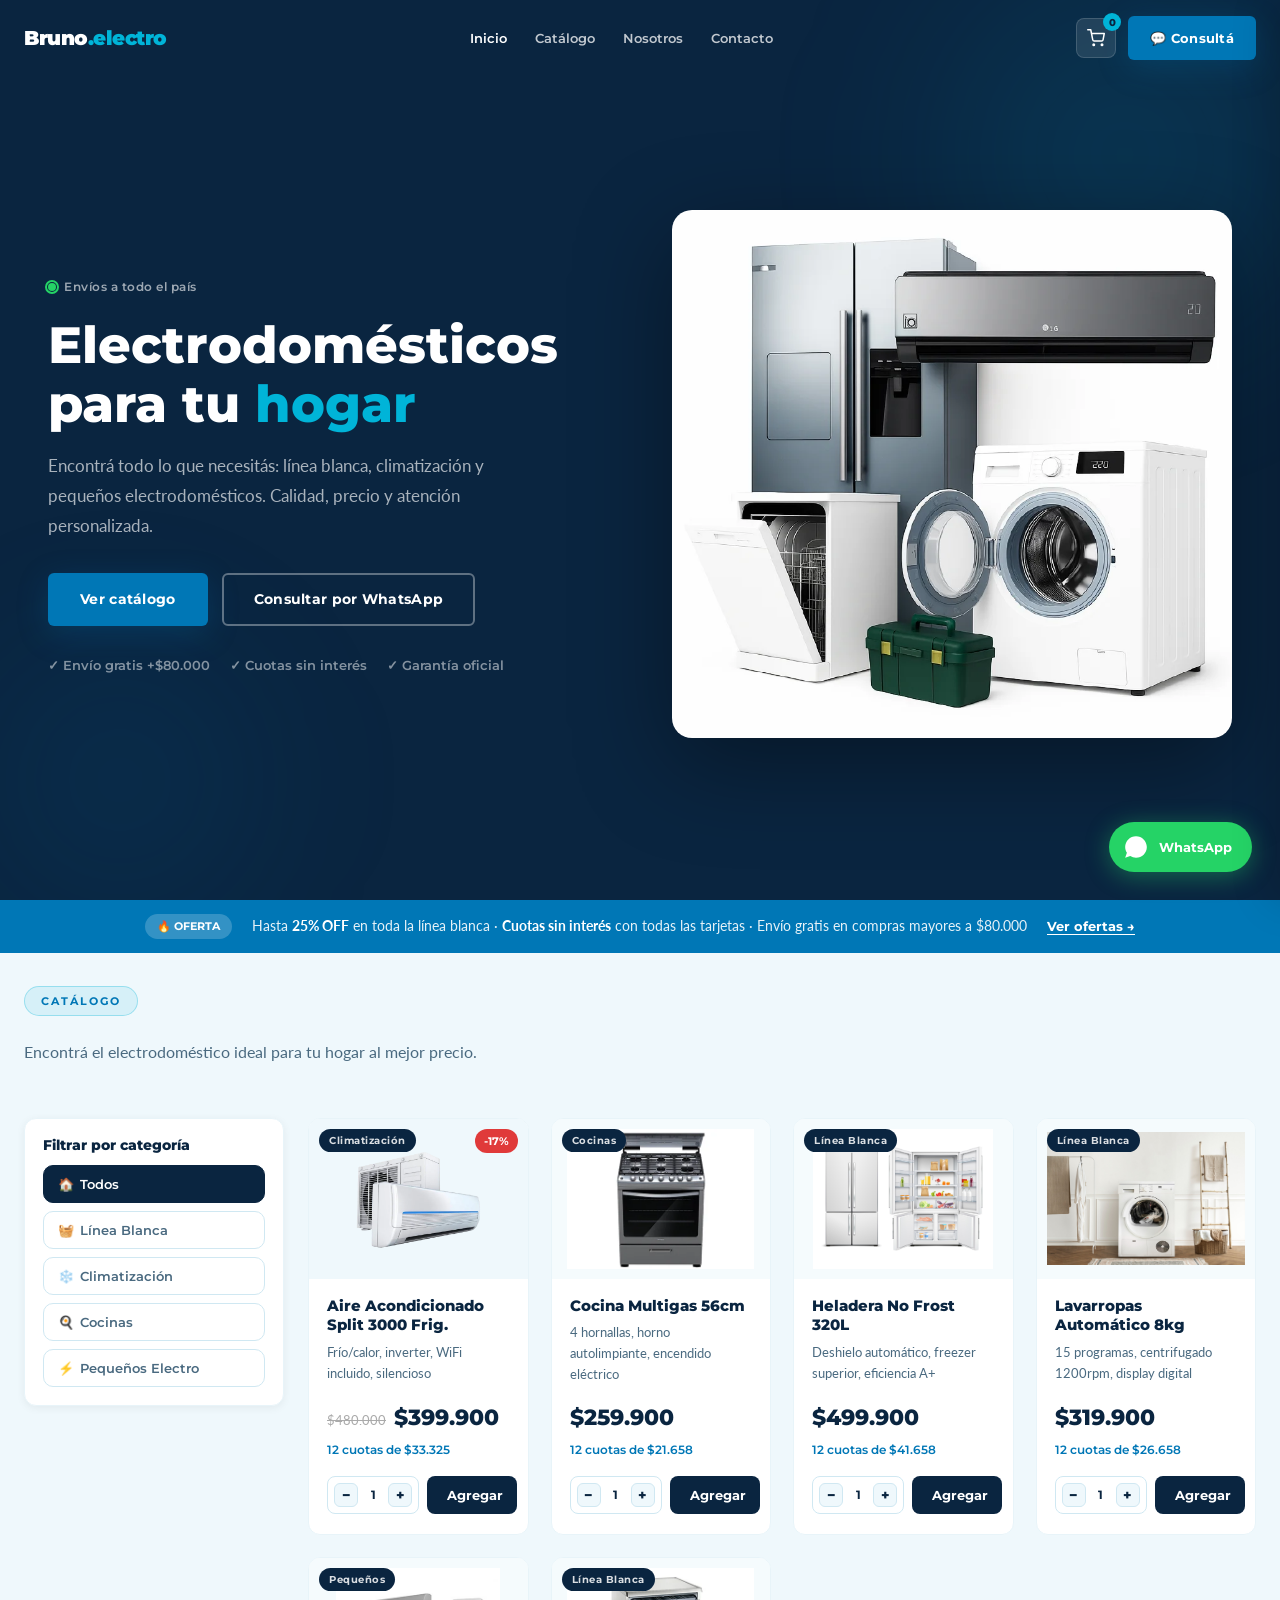
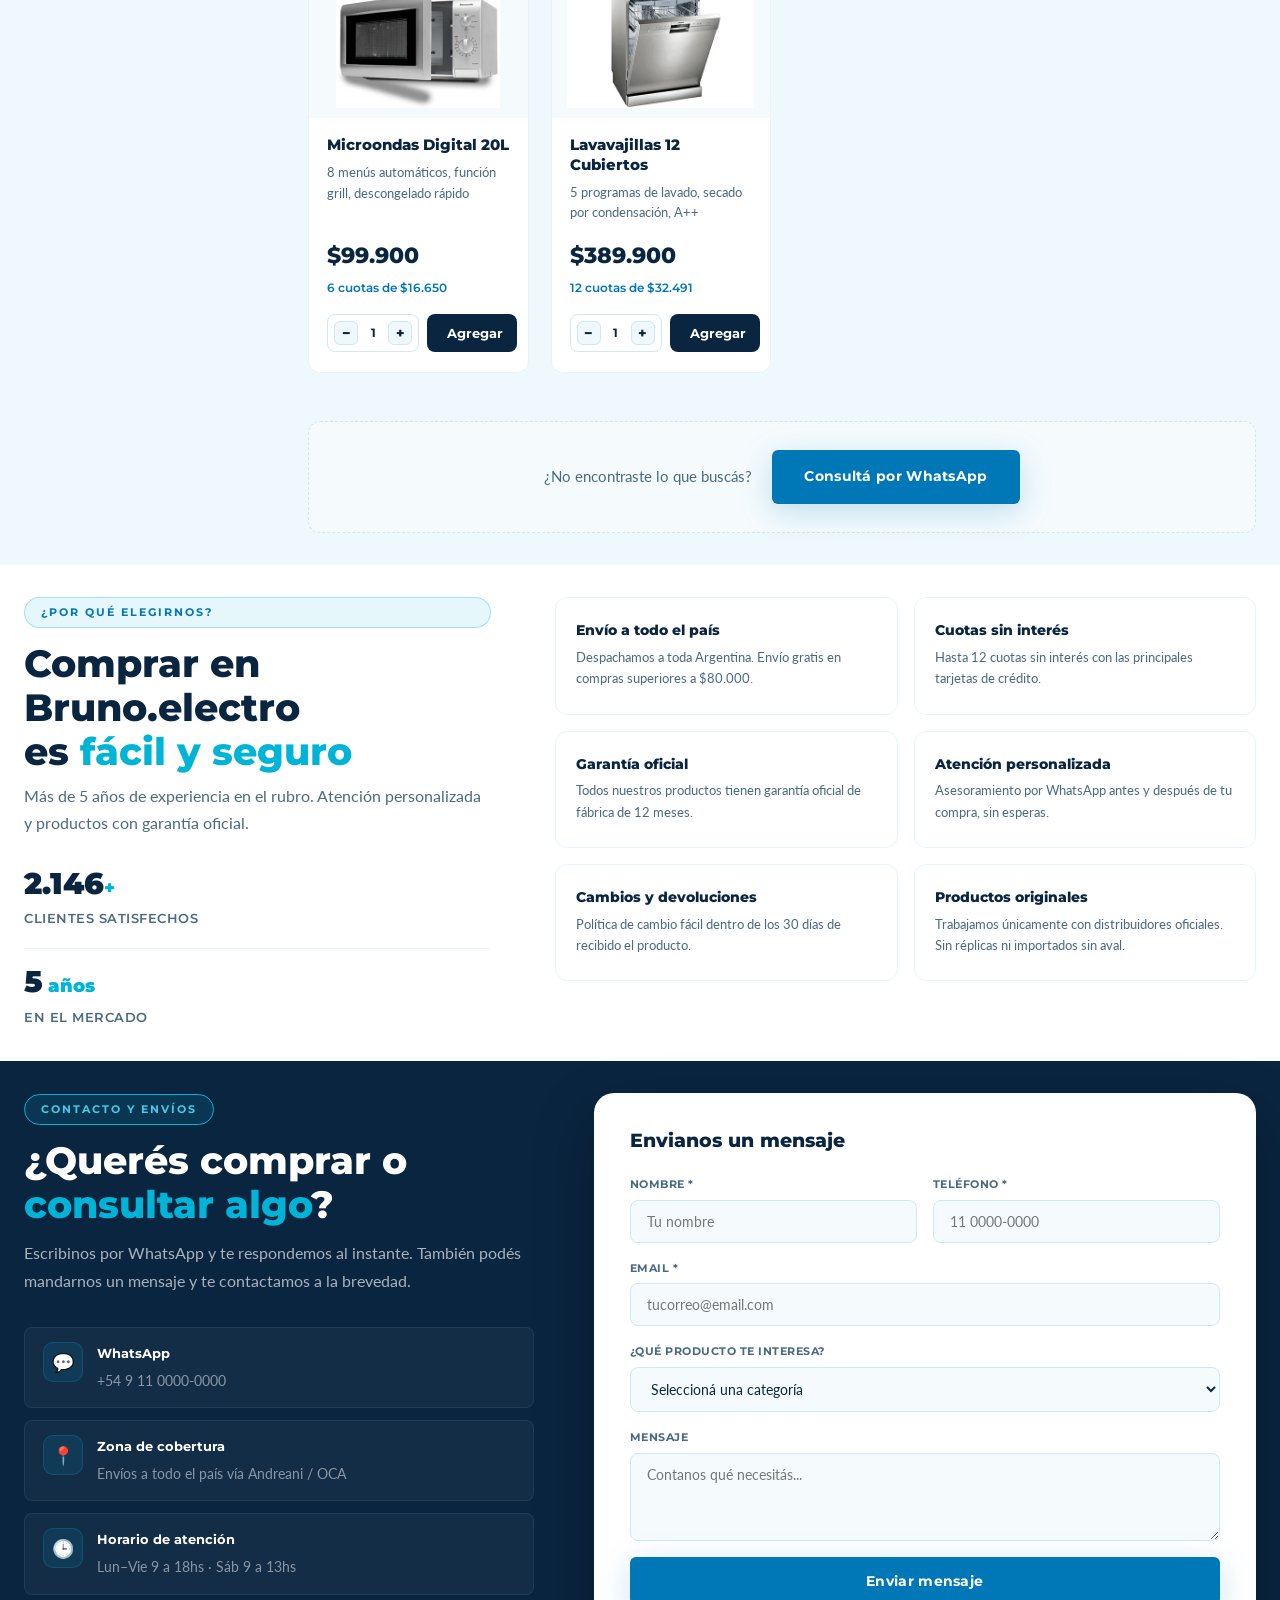
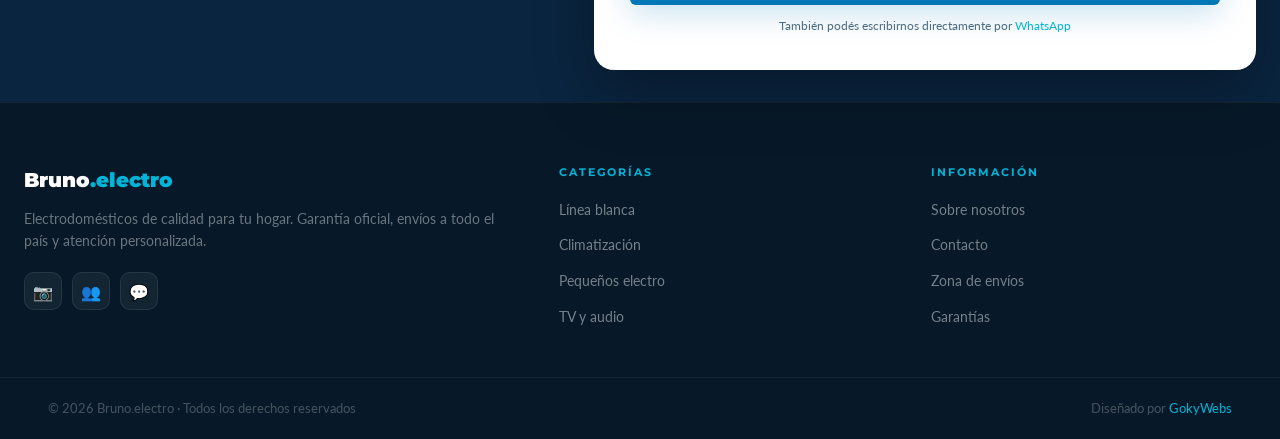
<file: index.html>
<!DOCTYPE html>
<html lang="es">
<head>
    <meta charset="UTF-8">
    <meta name="viewport" content="width=device-width, initial-scale=1.0">
    <title>Bruno.electro — Electrodomésticos</title>
    <link rel="preconnect" href="https://fonts.googleapis.com">
    <link rel="preconnect" href="https://fonts.gstatic.com" crossorigin>
    <link href="https://fonts.googleapis.com/css2?family=Montserrat:wght@400;500;600;700;800;900&family=Lato:wght@300;400;700&display=swap" rel="stylesheet">
    <link rel="stylesheet" href="styles.css">
</head>
<body>

<!-- ================================================
     NAVBAR
================================================ -->
<header class="navbar" id="navbar">
    <div class="container">
        <nav class="navbar__inner">
            <a href="#" class="navbar__logo">Bruno<span>.electro</span></a>

            <div class="navbar__links" id="navLinks">
                <a href="#inicio">Inicio</a>
                <a href="#catalogo">Catálogo</a>
                <a href="#beneficios">Nosotros</a>
                <a href="#contacto">Contacto</a>
            </div>

            <div class="navbar__actions">
                <button class="cart-btn" id="cartBtn" aria-label="Carrito de compras">
                    <svg viewBox="0 0 24 24" fill="none" stroke="currentColor" stroke-width="2" stroke-linecap="round" stroke-linejoin="round">
                        <circle cx="9" cy="21" r="1"/><circle cx="20" cy="21" r="1"/>
                        <path d="M1 1h4l2.68 13.39a2 2 0 0 0 2 1.61h9.72a2 2 0 0 0 2-1.61L23 6H6"/>
                    </svg>
                    <span class="cart-count" id="cartCount">0</span>
                </button>
                <a href="https://wa.me/5491100000000" target="_blank" rel="noopener noreferrer" class="btn btn--primary btn-nav">
                    💬 Consultá
                </a>
                <button class="navbar__burger" id="burger" aria-label="Menú">
                    <span></span><span></span><span></span>
                </button>
            </div>
        </nav>
    </div>
</header>

<!-- ================================================
     HERO
================================================ -->
<section class="hero" id="inicio">
    <div class="hero__bg-shapes">
        <div class="hero__circle hero__circle--1"></div>
        <div class="hero__circle hero__circle--2"></div>
    </div>
    <div class="container">
        <div class="hero__inner">
            <div class="hero__content reveal">
                <div class="hero__badge">
                    <span class="pulse-dot"></span>
                    Envíos a todo el país
                </div>
                <h1>Electrodomésticos<br>para tu <span class="highlight">hogar</span></h1>
                <p class="hero__sub">Encontrá todo lo que necesitás: línea blanca, climatización y pequeños electrodomésticos. Calidad, precio y atención personalizada.</p>
                <div class="hero__cta">
                    <a href="#catalogo" class="btn btn--primary">Ver catálogo</a>
                    <a href="https://wa.me/5491100000000" target="_blank" rel="noopener noreferrer" class="btn btn--ghost">Consultar por WhatsApp</a>
                </div>
                <div class="hero__trust">
                    <span>✓ Envío gratis +$80.000</span>
                    <span>✓ Cuotas sin interés</span>
                    <span>✓ Garantía oficial</span>
                </div>
            </div>
            <div class="hero__visual reveal-right">
                <img src="images/electros.webp" alt="Electrodomésticos Bruno Electro" class="hero__image-only" loading="eager">
            </div>
        </div>
    </div>
</section>

<!-- ================================================
     BANNER OFERTA
================================================ -->
<div class="promo-banner">
    <div class="container">
        <div class="promo-banner__inner">
            <span class="promo-banner__tag">🔥 OFERTA</span>
            <p>Hasta <strong>25% OFF</strong> en toda la línea blanca · <strong>Cuotas sin interés</strong> con todas las tarjetas · Envío gratis en compras mayores a $80.000</p>
            <a href="#catalogo" class="promo-banner__cta">Ver ofertas →</a>
        </div>
    </div>
</div>

<!-- ================================================
     CATÁLOGO
================================================ -->
<section class="section section--soft" id="catalogo">
    <div class="container container--catalog">
        <div class="section-header">
            <div class="tag">Catálogo</div>
            <p class="section-sub">Encontrá el electrodoméstico ideal para tu hogar al mejor precio.</p>
        </div>

        <div class="catalog-layout">
            <aside class="catalog-filters reveal" aria-label="Filtros de catálogo">
                <h3 class="catalog-filters__title">Filtrar por categoría</h3>
                <div class="catalog-filters__list">
                    <button class="cat-chip cat-chip--active" data-cat="todos">
                        <span>🏠</span> Todos
                    </button>
                    <button class="cat-chip" data-cat="linea-blanca">
                        <span>🧺</span> Línea Blanca
                    </button>
                    <button class="cat-chip" data-cat="climatizacion">
                        <span>❄️</span> Climatización
                    </button>
                    <button class="cat-chip" data-cat="cocinas">
                        <span>🍳</span> Cocinas
                    </button>
                    <button class="cat-chip" data-cat="pequenos">
                        <span>⚡</span> Pequeños Electro
                    </button>
                </div>
            </aside>

            <div>
                <div class="catalog-grid" id="catalogGrid">

            <!-- Catálogo actualizado: solo 6 productos -->
            <!-- 1. Aire acondicionado -->
            <article class="product-card reveal" data-cat="climatizacion" style="--delay:.05s">
                <div class="product-card__img product-card__img--sale">
                    <img src="images/aire.webp" alt="Aire acondicionado" loading="lazy" style="width:100%;height:auto;border-radius:12px;">
                    <div class="product-card__tag">Climatización</div>
                    <div class="product-card__sale">-17%</div>
                </div>
                <div class="product-card__body">
                    <h3>Aire Acondicionado Split 3000 Frig.</h3>
                    <p>Frío/calor, inverter, WiFi incluido, silencioso</p>
                    <div class="product-card__pricing">
                        <span class="price-old">$480.000</span>
                        <strong class="price-main">$399.900</strong>
                    </div>
                    <div class="product-card__cuotas">12 cuotas de $33.325</div>
                    <div class="product-card__actions">
                        <button class="btn-add" onclick="addToCart('aa-split-3000','Aire Acondicionado Split 3000 Frig.',399900,'🌡️')">
                            <svg viewBox="0 0 24 24" fill="none" stroke="currentColor" stroke-width="2.5"><path d="M12 5v14M5 12h14"/></svg>
                            Agregar
                        </button>
                    </div>
                </div>
            </article>

            <!-- 2. Cocina -->
            <article class="product-card reveal" data-cat="cocinas" style="--delay:.1s">
                <div class="product-card__img">
                    <img src="images/cocinas.webp" alt="Cocina" loading="lazy" style="width:100%;height:auto;border-radius:12px;">
                    <div class="product-card__tag">Cocinas</div>
                </div>
                <div class="product-card__body">
                    <h3>Cocina Multigas 56cm</h3>
                    <p>4 hornallas, horno autolimpiante, encendido eléctrico</p>
                    <div class="product-card__pricing">
                        <strong class="price-main">$259.900</strong>
                    </div>
                    <div class="product-card__cuotas">12 cuotas de $21.658</div>
                    <div class="product-card__actions">
                        <button class="btn-add" onclick="addToCart('cocina-multigas','Cocina Multigas 56cm',259900,'🍳')">
                            <svg viewBox="0 0 24 24" fill="none" stroke="currentColor" stroke-width="2.5"><path d="M12 5v14M5 12h14"/></svg>
                            Agregar
                        </button>
                    </div>
                </div>
            </article>

            <!-- 3. Heladera -->
            <article class="product-card reveal" data-cat="linea-blanca" style="--delay:.15s">
                <div class="product-card__img">
                    <img src="images/heladera.jpg" alt="Heladera" loading="lazy" style="width:100%;height:auto;border-radius:12px;">
                    <div class="product-card__tag">Línea Blanca</div>
                </div>
                <div class="product-card__body">
                    <h3>Heladera No Frost 320L</h3>
                    <p>Deshielo automático, freezer superior, eficiencia A+</p>
                    <div class="product-card__pricing">
                        <strong class="price-main">$499.900</strong>
                    </div>
                    <div class="product-card__cuotas">12 cuotas de $41.658</div>
                    <div class="product-card__actions">
                        <button class="btn-add" onclick="addToCart('heladera-nofrost','Heladera No Frost 320L',499900,'🧊')">
                            <svg viewBox="0 0 24 24" fill="none" stroke="currentColor" stroke-width="2.5"><path d="M12 5v14M5 12h14"/></svg>
                            Agregar
                        </button>
                    </div>
                </div>
            </article>

            <!-- 4. Lavarropas -->
            <article class="product-card reveal" data-cat="linea-blanca" style="--delay:.2s">
                <div class="product-card__img">
                    <img src="images/lavarropa.jpg" alt="Lavarropas" loading="lazy" style="width:100%;height:auto;border-radius:12px;">
                    <div class="product-card__tag">Línea Blanca</div>
                </div>
                <div class="product-card__body">
                    <h3>Lavarropas Automático 8kg</h3>
                    <p>15 programas, centrifugado 1200rpm, display digital</p>
                    <div class="product-card__pricing">
                        <strong class="price-main">$319.900</strong>
                    </div>
                    <div class="product-card__cuotas">12 cuotas de $26.658</div>
                    <div class="product-card__actions">
                        <button class="btn-add" onclick="addToCart('lavarropas-8kg','Lavarropas Automático 8kg',319900,'🧺')">
                            <svg viewBox="0 0 24 24" fill="none" stroke="currentColor" stroke-width="2.5"><path d="M12 5v14M5 12h14"/></svg>
                            Agregar
                        </button>
                    </div>
                </div>
            </article>

            <!-- 5. Microondas -->
            <article class="product-card reveal" data-cat="pequenos" style="--delay:.25s">
                <div class="product-card__img">
                    <img src="images/microondas.jpg" alt="Microondas" loading="lazy" style="width:100%;height:auto;border-radius:12px;">
                    <div class="product-card__tag">Pequeños</div>
                </div>
                <div class="product-card__body">
                    <h3>Microondas Digital 20L</h3>
                    <p>8 menús automáticos, función grill, descongelado rápido</p>
                    <div class="product-card__pricing">
                        <strong class="price-main">$99.900</strong>
                    </div>
                    <div class="product-card__cuotas">6 cuotas de $16.650</div>
                    <div class="product-card__actions">
                        <button class="btn-add" onclick="addToCart('microondas-20l','Microondas Digital 20L',99900,'🍲')">
                            <svg viewBox="0 0 24 24" fill="none" stroke="currentColor" stroke-width="2.5"><path d="M12 5v14M5 12h14"/></svg>
                            Agregar
                        </button>
                    </div>
                </div>
            </article>

            <!-- 6. Lavavajillas -->
            <article class="product-card reveal" data-cat="linea-blanca" style="--delay:.3s">
                <div class="product-card__img">
                    <img src="images/lavavajillas.webp" alt="Lavavajillas" loading="lazy" style="width:100%;height:auto;border-radius:12px;">
                    <div class="product-card__tag">Línea Blanca</div>
                </div>
                <div class="product-card__body">
                    <h3>Lavavajillas 12 Cubiertos</h3>
                    <p>5 programas de lavado, secado por condensación, A++</p>
                    <div class="product-card__pricing">
                        <strong class="price-main">$389.900</strong>
                    </div>
                    <div class="product-card__cuotas">12 cuotas de $32.491</div>
                    <div class="product-card__actions">
                        <button class="btn-add" onclick="addToCart('lavavajillas-12','Lavavajillas 12 Cubiertos',389900,'🍽️')">
                            <svg viewBox="0 0 24 24" fill="none" stroke="currentColor" stroke-width="2.5"><path d="M12 5v14M5 12h14"/></svg>
                            Agregar
                        </button>
                    </div>
                </div>
            </article>



                </div><!-- /catalog-grid -->

                <!-- CTA catálogo completo -->
                <div class="catalog-footer reveal">
                    <p>¿No encontraste lo que buscás?</p>
                    <a href="https://wa.me/5491100000000?text=Hola!%20Quiero%20consultar%20por%20un%20producto" target="_blank" rel="noopener noreferrer" class="btn btn--primary">
                        Consultá por WhatsApp
                    </a>
                </div>
            </div>
        </div>
    </div>
</section>

<!-- ================================================
     BENEFICIOS / NOSOTROS
================================================ -->
<section class="section" id="beneficios">
    <div class="container">
        <div class="beneficios-layout">
            <div class="beneficios-info reveal">
                <div class="tag">¿Por qué elegirnos?</div>
                <h2>Comprar en Bruno.electro<br>es <span class="highlight">fácil y seguro</span></h2>
                <p class="section-sub">Más de 5 años de experiencia en el rubro. Atención personalizada y productos con garantía oficial.</p>
                <div class="beneficios-stats">
                    <div class="bstat">
                        <strong id="statClientes">2.400<span>+</span></strong>
                        <span>Clientes satisfechos</span>
                    </div>
                    <div class="bstat">
                        <strong>5<span> años</span></strong>
                        <span>En el mercado</span>
                    </div>
                </div>
            </div>
            <div class="beneficios-grid">
                <div class="benefit-card reveal" style="--delay:.05s">
                    <h3>Envío a todo el país</h3>
                    <p>Despachamos a toda Argentina. Envío gratis en compras superiores a $80.000.</p>
                </div>
                <div class="benefit-card reveal" style="--delay:.1s">
                    <h3>Cuotas sin interés</h3>
                    <p>Hasta 12 cuotas sin interés con las principales tarjetas de crédito.</p>
                </div>
                <div class="benefit-card reveal" style="--delay:.15s">
                    <h3>Garantía oficial</h3>
                    <p>Todos nuestros productos tienen garantía oficial de fábrica de 12 meses.</p>
                </div>
                <div class="benefit-card reveal" style="--delay:.2s">
                    <h3>Atención personalizada</h3>
                    <p>Asesoramiento por WhatsApp antes y después de tu compra, sin esperas.</p>
                </div>
                <div class="benefit-card reveal" style="--delay:.25s">
                    <h3>Cambios y devoluciones</h3>
                    <p>Política de cambio fácil dentro de los 30 días de recibido el producto.</p>
                </div>
                <div class="benefit-card reveal" style="--delay:.3s">
                    <h3>Productos originales</h3>
                    <p>Trabajamos únicamente con distribuidores oficiales. Sin réplicas ni importados sin aval.</p>
                </div>
            </div>
        </div>
    </div>
</section>

<!-- ================================================
     CONTACTO / ZONA DE ENVÍOS
================================================ -->
<section class="section section--dark" id="contacto">
    <div class="container">
        <div class="contact-layout">
            <div class="contact-info reveal">
                <div class="tag tag--light">Contacto y envíos</div>
                <h2 style="color:#fff;">¿Querés comprar o <span class="highlight">consultar algo</span>?</h2>
                <p style="color:rgba(255,255,255,0.65);margin-top:12px;margin-bottom:32px;font-size:16px;line-height:1.75;">Escribinos por WhatsApp y te respondemos al instante. También podés mandarnos un mensaje y te contactamos a la brevedad.</p>

                <div class="contact-items">
                    <a href="https://wa.me/5491100000000" target="_blank" rel="noopener noreferrer" class="contact-item">
                        <div class="contact-item__icon">💬</div>
                        <div>
                            <strong>WhatsApp</strong>
                            <span>+54 9 11 0000-0000</span>
                        </div>
                    </a>
                    <div class="contact-item">
                        <div class="contact-item__icon">📍</div>
                        <div>
                            <strong>Zona de cobertura</strong>
                            <span>Envíos a todo el país vía Andreani / OCA</span>
                        </div>
                    </div>
                    <div class="contact-item">
                        <div class="contact-item__icon">🕒</div>
                        <div>
                            <strong>Horario de atención</strong>
                            <span>Lun–Vie 9 a 18hs · Sáb 9 a 13hs</span>
                        </div>
                    </div>
                </div>
            </div>

            <div class="contact-form-wrap reveal-right">
                <form id="contactForm" class="contact-form" novalidate>
                    <h3>Envianos un mensaje</h3>
                    <div class="form-row">
                        <div class="form-group">
                            <label for="nombre">Nombre *</label>
                            <input type="text" id="nombre" name="nombre" placeholder="Tu nombre" required>
                        </div>
                        <div class="form-group">
                            <label for="telefono">Teléfono *</label>
                            <input type="tel" id="telefono" name="telefono" placeholder="11 0000-0000" required>
                        </div>
                    </div>
                    <div class="form-group">
                        <label for="email">Email *</label>
                        <input type="email" id="email" name="email" placeholder="tucorreo@email.com" required>
                    </div>
                    <div class="form-group">
                        <label for="consulta">¿Qué producto te interesa?</label>
                        <select id="consulta" name="consulta">
                            <option value="">Seleccioná una categoría</option>
                            <option>Línea blanca (heladeras, lavarropas)</option>
                            <option>Climatización (AA, calefactores)</option>
                            <option>Pequeños electrodomésticos</option>
                            <option>TV y audio</option>
                            <option>Otro / No sé todavía</option>
                        </select>
                    </div>
                    <div class="form-group">
                        <label for="mensaje">Mensaje</label>
                        <textarea id="mensaje" name="mensaje" placeholder="Contanos qué necesitás..."></textarea>
                    </div>
                    <button type="submit" class="btn btn--primary btn--full">Enviar mensaje</button>
                    <p class="form-note">También podés escribirnos directamente por <a href="https://wa.me/5491100000000" target="_blank" rel="noopener noreferrer" style="color:var(--acento)">WhatsApp</a></p>
                </form>
            </div>
        </div>
    </div>
</section>

<!-- ================================================
     FOOTER
================================================ -->
<footer class="footer">
    <div class="footer__inner container">
        <div class="footer__brand">
            <div class="footer__logo">Bruno<span>.electro</span></div>
            <p>Electrodomésticos de calidad para tu hogar. Garantía oficial, envíos a todo el país y atención personalizada.</p>
            <div class="footer__social">
                <a href="#" aria-label="Instagram">📷</a>
                <a href="#" aria-label="Facebook">👥</a>
                <a href="https://wa.me/5491100000000" aria-label="WhatsApp" target="_blank" rel="noopener noreferrer">💬</a>
            </div>
        </div>
        <div class="footer__links-col">
            <strong>Categorías</strong>
            <a href="#catalogo">Línea blanca</a>
            <a href="#catalogo">Climatización</a>
            <a href="#catalogo">Pequeños electro</a>
            <a href="#catalogo">TV y audio</a>
        </div>
        <div class="footer__links-col">
            <strong>Información</strong>
            <a href="#beneficios">Sobre nosotros</a>
            <a href="#contacto">Contacto</a>
            <a href="#contacto">Zona de envíos</a>
            <a href="#contacto">Garantías</a>
        </div>
    </div>
    <div class="footer__bottom">
        <div class="container">
            <span>© 2026 Bruno.electro · Todos los derechos reservados</span>
            <span>Diseñado por <a href="https://gokywebs.net" target="_blank" rel="noopener noreferrer">GokyWebs</a></span>
        </div>
    </div>
</footer>

<!-- ================================================
     CARRITO LATERAL
================================================ -->
<div class="cart-overlay" id="cartOverlay"></div>
<aside class="cart-sidebar" id="cartSidebar">
    <div class="cart-sidebar__header">
        <h3>Tu carrito</h3>
        <button class="cart-close" id="cartClose" aria-label="Cerrar carrito">✕</button>
    </div>
    <div class="cart-sidebar__body" id="cartBody">
        <div class="cart-empty" id="cartEmpty">
            <span>🛒</span>
            <p>Tu carrito está vacío</p>
        </div>
    </div>
    <div class="cart-sidebar__footer" id="cartFooter" style="display:none">
        <div class="cart-total">
            <span>Total:</span>
            <strong id="cartTotal">$0</strong>
        </div>
        <p class="cart-note">Podés ajustar cantidades desde el carrito y consultarnos por WhatsApp cuando quieras.</p>
    </div>
</aside>

<!-- Modal detalle de producto -->
<div class="product-modal" id="productModal" aria-hidden="true">
    <div class="product-modal__dialog" role="dialog" aria-modal="true" aria-labelledby="productModalTitle">
        <button class="product-modal__close" id="productModalClose" aria-label="Cerrar detalle">✕</button>
        <div class="product-modal__media" id="productModalMedia"></div>
        <div class="product-modal__content">
            <span class="product-modal__cat" id="productModalCat"></span>
            <h3 id="productModalTitle"></h3>
            <p id="productModalDesc"></p>
            <div class="product-modal__price" id="productModalPrice"></div>
            <div class="product-modal__cuotas" id="productModalCuotas"></div>
            <div class="product-modal__actions">
                <div class="product-qty product-qty--modal">
                    <button class="product-qty__btn" id="modalQtyDec" aria-label="Restar unidad">−</button>
                    <span class="product-qty__value" id="modalQtyValue">1</span>
                    <button class="product-qty__btn" id="modalQtyInc" aria-label="Sumar unidad">+</button>
                </div>
                <button class="btn btn--primary" id="modalAddToCart">Agregar al carrito</button>
            </div>
        </div>
    </div>
</div>

<!-- WhatsApp FAB -->
<a class="whatsapp-fab" href="https://wa.me/5491100000000" target="_blank" rel="noopener noreferrer" aria-label="Contactar por WhatsApp">
    <svg viewBox="0 0 24 24" fill="currentColor"><path d="M17.472 14.382c-.297-.149-1.758-.867-2.03-.967-.273-.099-.471-.148-.67.15-.197.297-.767.966-.94 1.164-.173.199-.347.223-.644.075-.297-.15-1.255-.463-2.39-1.475-.883-.788-1.48-1.761-1.653-2.059-.173-.297-.018-.458.13-.606.134-.133.298-.347.446-.52.149-.174.198-.298.298-.497.099-.198.05-.371-.025-.52-.075-.149-.669-1.612-.916-2.207-.242-.579-.487-.5-.669-.51-.173-.008-.371-.01-.57-.01-.198 0-.52.074-.792.372-.272.297-1.04 1.016-1.04 2.479 0 1.462 1.065 2.875 1.213 3.074.149.198 2.096 3.2 5.077 4.487.709.306 1.262.489 1.694.625.712.227 1.36.195 1.871.118.571-.085 1.758-.719 2.006-1.413.248-.694.248-1.289.173-1.413-.074-.124-.272-.198-.57-.347z"/><path d="M11.998 2C6.477 2 2 6.484 2 12.017c0 1.987.588 3.842 1.603 5.404L2 22l4.674-1.584A9.954 9.954 0 0 0 11.998 22C17.522 22 22 17.517 22 12.017 22 6.484 17.522 2 11.998 2z"/></svg>
    <span>WhatsApp</span>
</a>

<script src="script.js"></script>
</body>
</html>
</file>
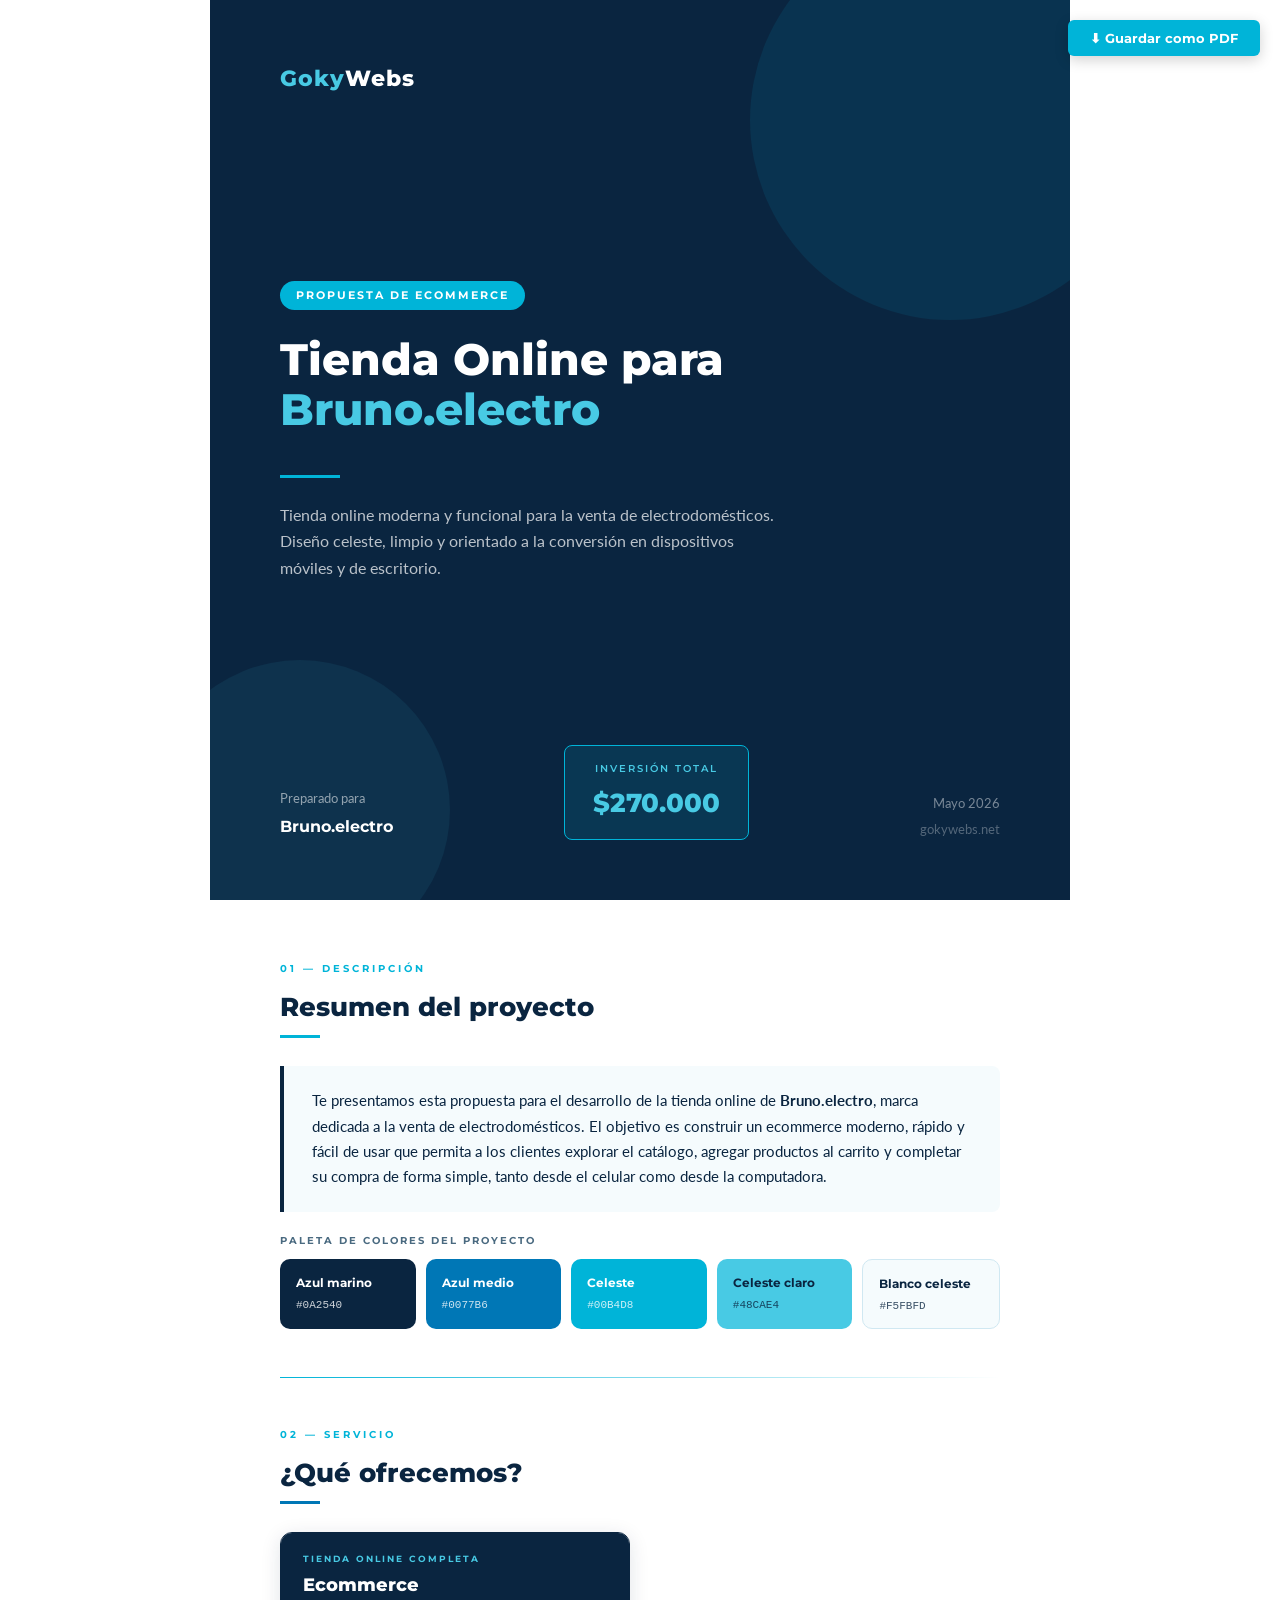
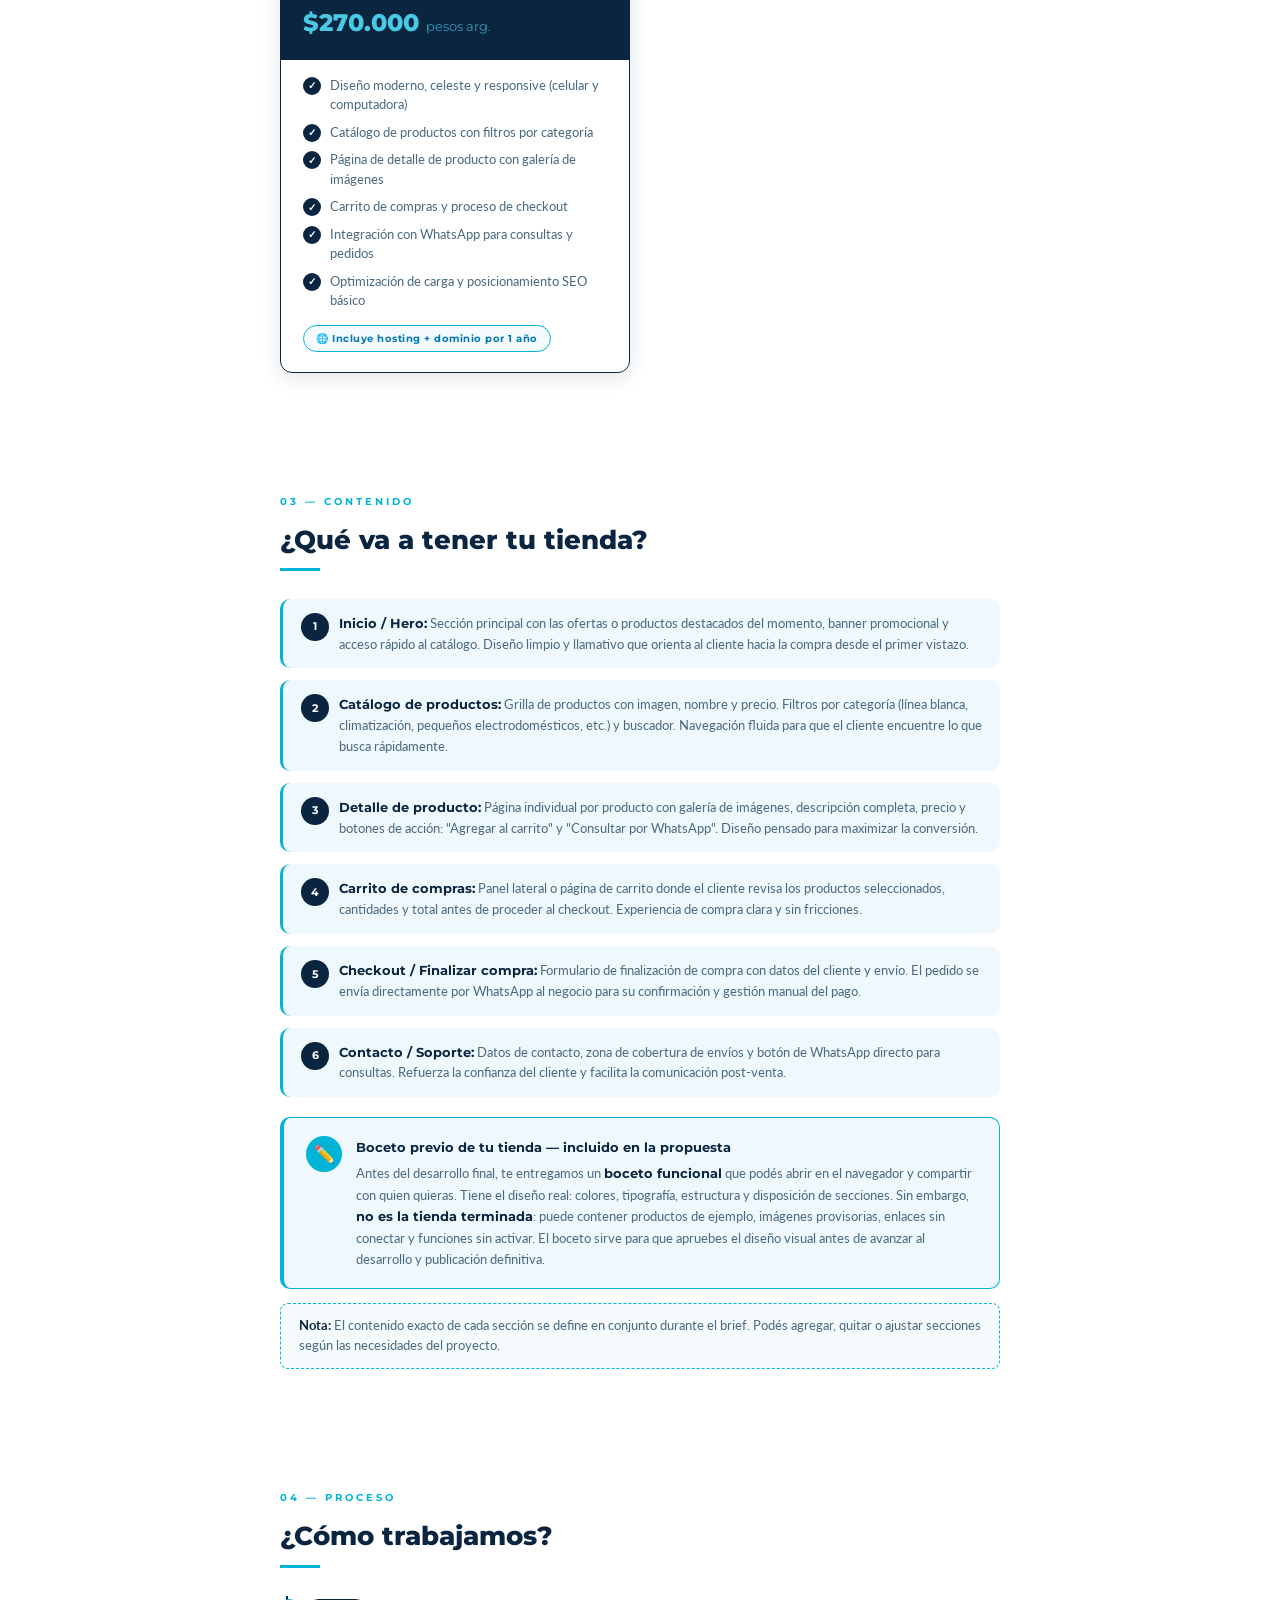
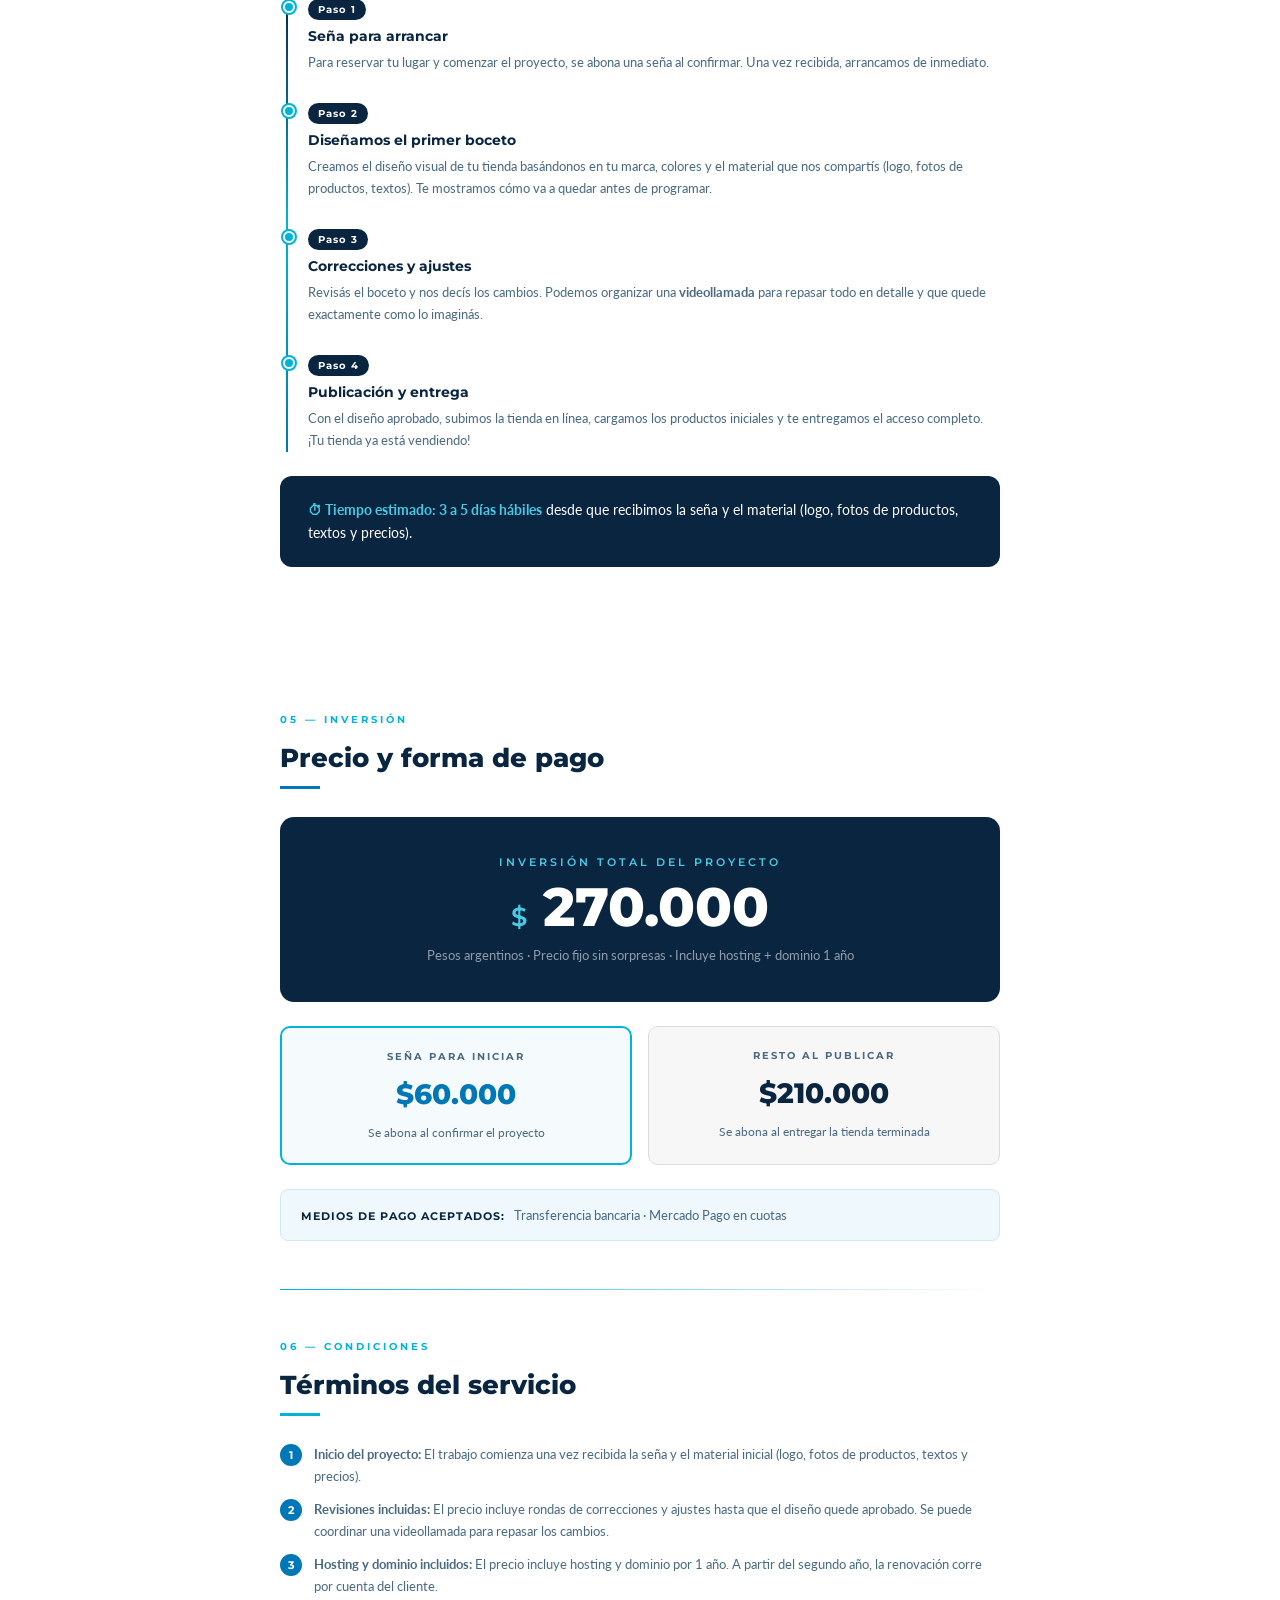
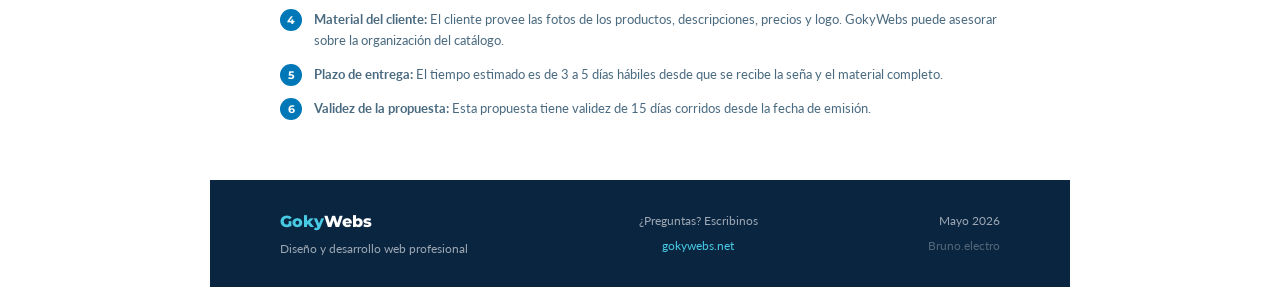
<file: propuesta.html>
<!DOCTYPE html>
<html lang="es">
<head>
    <meta charset="UTF-8">
    <meta name="viewport" content="width=device-width, initial-scale=1.0">
    <title>Propuesta Ecommerce — Bruno.electro | GokyWebs</title>
    <link href="https://fonts.googleapis.com/css2?family=Montserrat:wght@400;500;600;700;800&family=Lato:wght@300;400;700&display=swap" rel="stylesheet">
    <style>
        :root {
            --primario:       #0A2540;
            --primario-light: #0F3460;
            --acento:         #00B4D8;
            --acento-light:   #48CAE4;
            --secundario:     #0077B6;
            --fondo-suave:    #EFF8FC;
            --crema:          #F5FBFD;
            --texto:          #0A2540;
            --texto-suave:    #4A6A80;
            --doc-h-pad:      70px;
        }
        * { -webkit-print-color-adjust: exact !important; print-color-adjust: exact !important; }
        *, *::before, *::after { box-sizing: border-box; margin: 0; padding: 0; }
        body { font-family: 'Lato', sans-serif; color: var(--texto); background: #fff; font-size: 14px; line-height: 1.7; }

        @page { size: A4 portrait; margin: 0; }
        @media print {
            * { max-width: 100% !important; overflow: visible !important; }
            body { font-size: 11px; background: #fff; }
            .no-print { display: none !important; }
            .doc { max-width: 100% !important; }
            .portada, .body-content, .doc-footer { padding-left: 50px !important; padding-right: 50px !important; }
            .portada { min-height: 0 !important; height: 297mm; padding-top: 40px !important; padding-bottom: 40px !important; page-break-after: always; }
            .portada h1 { font-size: 32px !important; }
            .portada-sub { font-size: 13px !important; }
            .body-content { padding-top: 120px !important; padding-bottom: 40px !important; }
            .sec-title { font-size: 20px !important; }
            .sec-label { margin-top: 36px !important; }
            .body-content > .sec-label:first-child { margin-top: 0 !important; }
            .pdf-break + .sec-label { margin-top: 0 !important; }
            .service-cols { grid-template-columns: 1fr 1fr !important; gap: 12px !important; }
            .cuotas-grid  { grid-template-columns: 1fr 1fr !important; gap: 12px !important; }
            .sections-single { grid-template-columns: 1fr !important; }
            .precio-box .total-amount { font-size: 28px !important; }
            .precio-box { padding: 24px 30px !important; }
            .pdf-break { page-break-before: always; break-before: always; height: 120px; margin: 0; padding: 0; }
            .sec-divider { display: none; }
            .section-item, .service-col, .timeline-item, .terminos-list li, .cuota-card, .highlight-box { page-break-inside: avoid; }
            .doc-footer { padding: 20px 50px !important; }
        }

        .print-btn { position: fixed; top: 20px; right: 20px; background: var(--acento); color: #fff; border: none; padding: 10px 22px; border-radius: 6px; font-family: 'Montserrat', sans-serif; font-weight: 700; font-size: 13px; cursor: pointer; box-shadow: 0 4px 14px rgba(0,0,0,0.18); z-index: 100; }
        .print-btn:hover { background: var(--primario); }
        .doc { max-width: 860px; margin: 0 auto; }

        .portada { background: var(--primario); color: #fff; min-height: 100vh; display: flex; flex-direction: column; justify-content: space-between; width: 100%; padding: 60px 70px; position: relative; overflow: hidden; }
        .portada::before { content: ''; position: absolute; top: -80px; right: -80px; width: 400px; height: 400px; border-radius: 50%; background: rgba(0,180,216,0.10); }
        .portada::after { content: ''; position: absolute; bottom: -60px; left: -60px; width: 300px; height: 300px; border-radius: 50%; background: rgba(72,202,228,0.08); }
        .portada-logo { font-family: 'Montserrat', sans-serif; font-weight: 800; font-size: 22px; letter-spacing: 1px; color: var(--acento-light); position: relative; z-index: 2; }
        .portada-logo span { color: #fff; }
        .portada-center { flex: 1; display: flex; flex-direction: column; justify-content: center; padding: 60px 0 40px; position: relative; z-index: 2; }
        .portada-tag { background: var(--acento); color: #fff; display: inline-block; padding: 5px 16px; border-radius: 30px; font-family: 'Montserrat', sans-serif; font-size: 11px; font-weight: 700; letter-spacing: 2px; text-transform: uppercase; margin-bottom: 24px; width: fit-content; }
        .portada h1 { font-family: 'Montserrat', sans-serif; font-size: 44px; font-weight: 800; line-height: 1.15; margin-bottom: 16px; }
        .portada h1 .highlight { color: var(--acento-light); }
        .portada-divider { width: 60px; height: 3px; background: var(--acento); margin: 24px 0; }
        .portada-sub { font-size: 16px; color: rgba(255,255,255,0.72); max-width: 500px; line-height: 1.65; }
        .portada-bottom { display: flex; justify-content: space-between; align-items: flex-end; position: relative; z-index: 2; }
        .portada-cliente { font-size: 13px; color: rgba(255,255,255,0.55); }
        .portada-cliente strong { display: block; color: #fff; font-size: 16px; font-family: 'Montserrat', sans-serif; margin-top: 4px; }
        .portada-precio-chip { background: rgba(0,180,216,0.12); border: 1px solid var(--acento); border-radius: 8px; padding: 14px 28px; text-align: center; }
        .portada-precio-chip .label { font-size: 10px; text-transform: uppercase; letter-spacing: 2px; color: var(--acento-light); font-family: 'Montserrat', sans-serif; font-weight: 600; }
        .portada-precio-chip .amount { font-family: 'Montserrat', sans-serif; font-weight: 800; font-size: 26px; color: var(--acento-light); display: block; margin-top: 4px; }
        .portada-fecha { text-align: right; font-size: 13px; color: rgba(255,255,255,0.45); }

        .body-content { width: 100%; padding: 60px 70px; background: #fff; }
        .sec-label { font-family: 'Montserrat', sans-serif; font-size: 10px; font-weight: 700; letter-spacing: 3px; text-transform: uppercase; color: var(--acento); margin-bottom: 8px; }
        .sec-title { font-family: 'Montserrat', sans-serif; font-size: 26px; font-weight: 800; color: var(--primario); margin-bottom: 6px; }
        .sec-deco { width: 40px; height: 3px; background: var(--acento); margin-bottom: 28px; }
        .sec-deco.sec { background: var(--secundario); }
        .sec-divider { height: 1px; background: linear-gradient(to right, var(--acento), transparent); margin: 48px 0; }
        .intro-card { background: var(--crema); border-left: 4px solid var(--primario); border-radius: 0 8px 8px 0; padding: 22px 28px; margin-bottom: 20px; font-size: 14.5px; line-height: 1.75; color: var(--texto); }

        .palette-label { font-family: 'Montserrat', sans-serif; font-size: 10px; font-weight: 700; letter-spacing: 2px; text-transform: uppercase; color: var(--texto-suave); margin-bottom: 10px; margin-top: 20px; }
        .palette-grid { display: flex; gap: 10px; margin-bottom: 8px; flex-wrap: wrap; }
        .palette-swatch { flex: 1; min-width: 80px; border-radius: 10px; padding: 14px 16px 12px; }
        .palette-swatch .sw-name { font-family: 'Montserrat', sans-serif; font-size: 12px; font-weight: 700; display: block; }
        .palette-swatch .sw-hex { font-size: 11px; font-family: monospace; display: block; margin-top: 3px; opacity: 0.8; }

        .service-cols { display: grid; grid-template-columns: 1fr 1fr; gap: 20px; margin-top: 8px; }
        .service-col { border-radius: 12px; overflow: hidden; border: 1px solid #D0E8F2; }
        .service-col.featured { border-color: var(--primario); box-shadow: 0 4px 20px rgba(10,37,64,0.12); }
        .service-col-header { padding: 18px 22px 16px; background: var(--fondo-suave); }
        .service-col.featured .service-col-header { background: var(--primario); color: #fff; }
        .service-col-header .s-tag { font-family: 'Montserrat', sans-serif; font-size: 9px; font-weight: 700; letter-spacing: 2px; text-transform: uppercase; color: var(--secundario); display: block; margin-bottom: 4px; }
        .service-col.featured .service-col-header .s-tag { color: var(--acento-light); }
        .service-col-header h3 { font-family: 'Montserrat', sans-serif; font-size: 18px; font-weight: 800; color: var(--primario); margin-bottom: 2px; }
        .service-col.featured .service-col-header h3 { color: #fff; }
        .service-col-header .s-price { font-family: 'Montserrat', sans-serif; font-size: 24px; font-weight: 800; color: var(--secundario); }
        .service-col.featured .service-col-header .s-price { color: var(--acento-light); }
        .service-col-header .s-price small { font-size: 13px; font-weight: 400; opacity: 0.7; }
        .service-col-body { padding: 16px 22px 20px; }
        .service-col-body ul { list-style: none; display: flex; flex-direction: column; gap: 8px; }
        .service-col-body ul li { display: flex; align-items: flex-start; gap: 9px; font-size: 13px; color: var(--texto-suave); line-height: 1.5; }
        .service-col-body ul li::before { content: '✓'; flex-shrink: 0; width: 18px; height: 18px; background: var(--primario); color: #fff; border-radius: 50%; display: flex; align-items: center; justify-content: center; font-size: 10px; font-weight: 700; margin-top: 1px; }
        .service-col-body .s-hosting-badge { display: inline-flex; align-items: center; gap: 6px; background: var(--crema); border: 1px solid var(--acento); border-radius: 20px; padding: 4px 12px; font-family: 'Montserrat', sans-serif; font-size: 10px; font-weight: 700; color: var(--secundario); letter-spacing: 0.5px; margin-top: 14px; }

        .sections-grid { display: grid; grid-template-columns: 1fr 1fr; gap: 12px; margin-top: 8px; }
        .sections-single { grid-template-columns: 1fr; }
        .section-item { display: flex; align-items: flex-start; gap: 10px; background: var(--fondo-suave); border-radius: 10px; padding: 14px 18px; border-left: 3px solid var(--acento); }
        .section-item .s-num { flex-shrink: 0; width: 28px; height: 28px; background: var(--primario); color: #fff; border-radius: 50%; font-family: 'Montserrat', sans-serif; font-size: 11px; font-weight: 700; display: flex; align-items: center; justify-content: center; }
        .section-item .s-info { display: flex; flex-wrap: wrap; align-items: baseline; gap: 0 6px; }
        .infoTitle { font-family: 'Montserrat', sans-serif; font-size: 13px; font-weight: 700; color: var(--primario); white-space: nowrap; flex-shrink: 0; }
        .infoTitle::after { content: ':'; }
        .section-item .s-info p { font-size: 13px; color: var(--texto-suave); line-height: 1.6; flex: 1; }
        .sections-note { background: var(--crema); border: 1px dashed var(--acento); border-radius: 8px; padding: 12px 18px; font-size: 12.5px; color: var(--texto-suave); margin-top: 16px; line-height: 1.6; }
        .sections-note strong { color: var(--primario); }

        .boceto-card { display: flex; align-items: flex-start; gap: 14px; background: #EFF8FC; border: 1px solid var(--acento); border-left: 4px solid var(--acento); border-radius: 10px; padding: 18px 22px; margin-top: 20px; }
        .boceto-card .boceto-icon { flex-shrink: 0; width: 36px; height: 36px; background: var(--acento); border-radius: 50%; display: flex; align-items: center; justify-content: center; font-size: 17px; }
        .boceto-card .boceto-body strong { font-family: 'Montserrat', sans-serif; font-size: 13px; font-weight: 700; color: var(--primario); display: block; margin-bottom: 5px; }
        .boceto-card .boceto-body p { font-size: 13px; color: var(--texto-suave); line-height: 1.65; }
        .boceto-card .boceto-body p strong { display: inline; font-size: 13px; color: var(--primario); }

        .timeline { position: relative; padding-left: 28px; margin-top: 8px; }
        .timeline::before { content: ''; position: absolute; left: 6px; top: 0; bottom: 0; width: 2px; background: linear-gradient(to bottom, var(--primario), var(--acento), var(--secundario)); }
        .timeline-item { position: relative; margin-bottom: 26px; }
        .timeline-item:last-child { margin-bottom: 0; }
        .timeline-item::before { content: ''; position: absolute; left: -25px; top: 5px; width: 12px; height: 12px; border-radius: 50%; background: var(--acento); border: 2px solid #fff; box-shadow: 0 0 0 2px var(--acento); }
        .timeline-tag { background: var(--primario); color: #fff; font-family: 'Montserrat', sans-serif; font-size: 10px; font-weight: 700; letter-spacing: 1px; padding: 2px 10px; border-radius: 20px; display: inline-block; margin-bottom: 5px; }
        .timeline-item h4 { font-family: 'Montserrat', sans-serif; font-weight: 700; font-size: 14px; color: var(--texto); margin-bottom: 3px; }
        .timeline-item p { font-size: 13px; color: var(--texto-suave); }
        .highlight-box { background: var(--primario); color: #fff; border-radius: 12px; padding: 22px 28px; margin: 24px 0; font-size: 14px; line-height: 1.7; }
        .highlight-box strong { color: var(--acento-light); }

        .precio-box { background: var(--primario); color: #fff; border-radius: 14px; padding: 36px 40px; text-align: center; margin: 8px 0 24px; }
        .precio-box .total-label { font-family: 'Montserrat', sans-serif; font-size: 11px; font-weight: 600; letter-spacing: 3px; text-transform: uppercase; color: var(--acento-light); margin-bottom: 8px; }
        .precio-box .total-amount { font-family: 'Montserrat', sans-serif; font-size: 54px; font-weight: 800; line-height: 1; color: #fff; }
        .precio-box .total-amount small { font-size: 26px; color: var(--acento-light); font-weight: 600; }
        .precio-box .total-sub { font-size: 13px; color: rgba(255,255,255,0.55); margin-top: 10px; }
        .cuotas-grid { display: grid; grid-template-columns: 1fr 1fr; gap: 16px; margin-bottom: 24px; }
        .cuota-card { border-radius: 10px; padding: 20px 24px; text-align: center; }
        .cuota-card.sena { background: var(--crema); border: 2px solid var(--acento); }
        .cuota-card.resto { background: #f7f7f7; border: 1px solid #ddd; }
        .cuota-card .c-label { font-family: 'Montserrat', sans-serif; font-size: 10px; font-weight: 700; letter-spacing: 2px; text-transform: uppercase; color: var(--texto-suave); margin-bottom: 6px; }
        .cuota-card .c-amount { font-family: 'Montserrat', sans-serif; font-size: 28px; font-weight: 800; color: var(--primario); }
        .cuota-card.sena .c-amount { color: var(--secundario); }
        .cuota-card .c-note { font-size: 12px; color: var(--texto-suave); margin-top: 4px; }
        .medios-pago { background: var(--fondo-suave); border: 1px solid #D0E8F2; border-radius: 8px; padding: 14px 20px; font-size: 13px; color: var(--texto-suave); }
        .medios-pago strong { color: var(--texto); font-family: 'Montserrat', sans-serif; font-size: 11px; text-transform: uppercase; letter-spacing: 1px; }

        .terminos-list { list-style: none; display: flex; flex-direction: column; gap: 12px; }
        .terminos-list li { display: flex; gap: 12px; align-items: flex-start; font-size: 13px; color: var(--texto-suave); line-height: 1.65; }
        .terminos-list li .t-num { flex-shrink: 0; width: 22px; height: 22px; background: var(--secundario); color: #fff; border-radius: 50%; font-family: 'Montserrat', sans-serif; font-size: 11px; font-weight: 700; display: flex; align-items: center; justify-content: center; }

        .doc-footer { background: var(--primario); color: rgba(255,255,255,0.6); width: 100%; padding: 28px 70px; display: flex; justify-content: space-between; align-items: center; font-size: 12px; }
        .doc-footer .brand { font-family: 'Montserrat', sans-serif; font-weight: 800; font-size: 16px; color: var(--acento-light); }
        .doc-footer .brand span { color: #fff; }
        .doc-footer a { color: var(--acento-light); text-decoration: none; }
        .pdf-break { page-break-before: always; break-before: always; height: 120px; margin: 0; padding: 0; }
    </style>
</head>
<body>

<div class="no-print" style="position:fixed;top:20px;right:20px;z-index:100;text-align:right;">
    <button class="print-btn" onclick="window.print()">⬇ Guardar como PDF</button>
    <div style="margin-top:6px;font-size:11px;color:#888;font-family:sans-serif;line-height:1.4;">
        Más configuraciones → desmarcar<br><em>Encabezados y pies de página</em>
    </div>
</div>

<div class="doc">
<div class="portada">
    <div class="portada-logo">Goky<span>Webs</span></div>
    <div class="portada-center">
        <span class="portada-tag">Propuesta de Ecommerce</span>
        <h1>Tienda Online para<br><span class="highlight">Bruno.electro</span></h1>
        <div class="portada-divider"></div>
        <p class="portada-sub">Tienda online moderna y funcional para la venta de electrodomésticos. Diseño celeste, limpio y orientado a la conversión en dispositivos móviles y de escritorio.</p>
    </div>
    <div class="portada-bottom">
        <div class="portada-cliente">Preparado para<strong>Bruno.electro</strong></div>
        <div><div class="portada-precio-chip"><div class="label">Inversión total</div><span class="amount">$270.000</span></div></div>
        <div class="portada-fecha"><div>Mayo 2026</div><div style="margin-top:4px;color:rgba(255,255,255,0.3)">gokywebs.net</div></div>
    </div>
</div>

<div class="body-content">

    <div class="sec-label">01 — Descripción</div>
    <h2 class="sec-title">Resumen del proyecto</h2>
    <div class="sec-deco"></div>
    <div class="intro-card">
        Te presentamos esta propuesta para el desarrollo de la tienda online de <strong>Bruno.electro</strong>, marca dedicada a la venta de electrodomésticos. El objetivo es construir un ecommerce moderno, rápido y fácil de usar que permita a los clientes explorar el catálogo, agregar productos al carrito y completar su compra de forma simple, tanto desde el celular como desde la computadora.
    </div>

    <div class="palette-label">Paleta de colores del proyecto</div>
    <div class="palette-grid">
        <div class="palette-swatch" style="background:#0A2540;color:#fff;"><span class="sw-name">Azul marino</span><span class="sw-hex">#0A2540</span></div>
        <div class="palette-swatch" style="background:#0077B6;color:#fff;"><span class="sw-name">Azul medio</span><span class="sw-hex">#0077B6</span></div>
        <div class="palette-swatch" style="background:#00B4D8;color:#fff;"><span class="sw-name">Celeste</span><span class="sw-hex">#00B4D8</span></div>
        <div class="palette-swatch" style="background:#48CAE4;color:#0A2540;"><span class="sw-name">Celeste claro</span><span class="sw-hex">#48CAE4</span></div>
        <div class="palette-swatch" style="background:#F5FBFD;color:#0A2540;border:1px solid #D0E8F2;"><span class="sw-name">Blanco celeste</span><span class="sw-hex">#F5FBFD</span></div>
    </div>

    <div class="sec-divider"></div>

    <div class="sec-label">02 — Servicio</div>
    <h2 class="sec-title">¿Qué ofrecemos?</h2>
    <div class="sec-deco sec"></div>
    <div class="service-cols">
        <div class="service-col featured">
            <div class="service-col-header">
                <span class="s-tag">Tienda online completa</span>
                <h3>Ecommerce</h3>
                <div class="s-price">$270.000 <small>pesos arg.</small></div>
            </div>
            <div class="service-col-body">
                <ul>
                    <li>Diseño moderno, celeste y responsive (celular y computadora)</li>
                    <li>Catálogo de productos con filtros por categoría</li>
                    <li>Página de detalle de producto con galería de imágenes</li>
                    <li>Carrito de compras y proceso de checkout</li>
                    <li>Integración con WhatsApp para consultas y pedidos</li>
                    <li>Optimización de carga y posicionamiento SEO básico</li>
                </ul>
                <span class="s-hosting-badge">🌐 Incluye hosting + dominio por 1 año</span>
            </div>
        </div>
    </div>

    <div class="pdf-break"></div>

    <div class="sec-label">03 — Contenido</div>
    <h2 class="sec-title">¿Qué va a tener tu tienda?</h2>
    <div class="sec-deco"></div>
    <div class="sections-grid sections-single">
        <div class="section-item"><span class="s-num">1</span><div class="s-info"><p><span class="infoTitle">Inicio / Hero</span> Sección principal con las ofertas o productos destacados del momento, banner promocional y acceso rápido al catálogo. Diseño limpio y llamativo que orienta al cliente hacia la compra desde el primer vistazo.</p></div></div>
        <div class="section-item"><span class="s-num">2</span><div class="s-info"><p><span class="infoTitle">Catálogo de productos</span> Grilla de productos con imagen, nombre y precio. Filtros por categoría (línea blanca, climatización, pequeños electrodomésticos, etc.) y buscador. Navegación fluida para que el cliente encuentre lo que busca rápidamente.</p></div></div>
        <div class="section-item"><span class="s-num">3</span><div class="s-info"><p><span class="infoTitle">Detalle de producto</span> Página individual por producto con galería de imágenes, descripción completa, precio y botones de acción: "Agregar al carrito" y "Consultar por WhatsApp". Diseño pensado para maximizar la conversión.</p></div></div>
        <div class="section-item"><span class="s-num">4</span><div class="s-info"><p><span class="infoTitle">Carrito de compras</span> Panel lateral o página de carrito donde el cliente revisa los productos seleccionados, cantidades y total antes de proceder al checkout. Experiencia de compra clara y sin fricciones.</p></div></div>
        <div class="section-item"><span class="s-num">5</span><div class="s-info"><p><span class="infoTitle">Checkout / Finalizar compra</span> Formulario de finalización de compra con datos del cliente y envío. El pedido se envía directamente por WhatsApp al negocio para su confirmación y gestión manual del pago.</p></div></div>
        <div class="section-item"><span class="s-num">6</span><div class="s-info"><p><span class="infoTitle">Contacto / Soporte</span> Datos de contacto, zona de cobertura de envíos y botón de WhatsApp directo para consultas. Refuerza la confianza del cliente y facilita la comunicación post-venta.</p></div></div>
    </div>

    <div class="boceto-card">
        <div class="boceto-icon">✏️</div>
        <div class="boceto-body">
            <strong>Boceto previo de tu tienda — incluido en la propuesta</strong>
            <p>Antes del desarrollo final, te entregamos un <strong>boceto funcional</strong> que podés abrir en el navegador y compartir con quien quieras. Tiene el diseño real: colores, tipografía, estructura y disposición de secciones. Sin embargo, <strong>no es la tienda terminada</strong>: puede contener productos de ejemplo, imágenes provisorias, enlaces sin conectar y funciones sin activar. El boceto sirve para que apruebes el diseño visual antes de avanzar al desarrollo y publicación definitiva.</p>
        </div>
    </div>
    <div class="sections-note" style="margin-top:14px;"><strong>Nota:</strong> El contenido exacto de cada sección se define en conjunto durante el brief. Podés agregar, quitar o ajustar secciones según las necesidades del proyecto.</div>

    <div class="pdf-break"></div>

    <div class="sec-label">04 — Proceso</div>
    <h2 class="sec-title">¿Cómo trabajamos?</h2>
    <div class="sec-deco"></div>
    <div class="timeline">
        <div class="timeline-item"><span class="timeline-tag">Paso 1</span><h4>Seña para arrancar</h4><p>Para reservar tu lugar y comenzar el proyecto, se abona una seña al confirmar. Una vez recibida, arrancamos de inmediato.</p></div>
        <div class="timeline-item"><span class="timeline-tag">Paso 2</span><h4>Diseñamos el primer boceto</h4><p>Creamos el diseño visual de tu tienda basándonos en tu marca, colores y el material que nos compartís (logo, fotos de productos, textos). Te mostramos cómo va a quedar antes de programar.</p></div>
        <div class="timeline-item"><span class="timeline-tag">Paso 3</span><h4>Correcciones y ajustes</h4><p>Revisás el boceto y nos decís los cambios. Podemos organizar una <strong>videollamada</strong> para repasar todo en detalle y que quede exactamente como lo imaginás.</p></div>
        <div class="timeline-item"><span class="timeline-tag">Paso 4</span><h4>Publicación y entrega</h4><p>Con el diseño aprobado, subimos la tienda en línea, cargamos los productos iniciales y te entregamos el acceso completo. ¡Tu tienda ya está vendiendo!</p></div>
    </div>
    <div class="highlight-box"><strong>⏱ Tiempo estimado: 3 a 5 días hábiles</strong> desde que recibimos la seña y el material (logo, fotos de productos, textos y precios).</div>

    <div class="pdf-break"></div>

    <div class="sec-label">05 — Inversión</div>
    <h2 class="sec-title">Precio y forma de pago</h2>
    <div class="sec-deco sec"></div>
    <div class="precio-box">
        <div class="total-label">Inversión total del proyecto</div>
        <div class="total-amount"><small>$</small> 270.000</div>
        <div class="total-sub">Pesos argentinos · Precio fijo sin sorpresas · Incluye hosting + dominio 1 año</div>
    </div>
    <div class="cuotas-grid">
        <div class="cuota-card sena"><div class="c-label">Seña para iniciar</div><div class="c-amount">$60.000</div><div class="c-note">Se abona al confirmar el proyecto</div></div>
        <div class="cuota-card resto"><div class="c-label">Resto al publicar</div><div class="c-amount">$210.000</div><div class="c-note">Se abona al entregar la tienda terminada</div></div>
    </div>
    <div class="medios-pago"><strong>Medios de pago aceptados:</strong> &nbsp; Transferencia bancaria · Mercado Pago en cuotas</div>

    <div class="sec-divider"></div>

    <div class="sec-label">06 — Condiciones</div>
    <h2 class="sec-title">Términos del servicio</h2>
    <div class="sec-deco"></div>
    <ul class="terminos-list">
        <li><span class="t-num">1</span><span><strong>Inicio del proyecto:</strong> El trabajo comienza una vez recibida la seña y el material inicial (logo, fotos de productos, textos y precios).</span></li>
        <li><span class="t-num">2</span><span><strong>Revisiones incluidas:</strong> El precio incluye rondas de correcciones y ajustes hasta que el diseño quede aprobado. Se puede coordinar una videollamada para repasar los cambios.</span></li>
        <li><span class="t-num">3</span><span><strong>Hosting y dominio incluidos:</strong> El precio incluye hosting y dominio por 1 año. A partir del segundo año, la renovación corre por cuenta del cliente.</span></li>
        <li><span class="t-num">4</span><span><strong>Material del cliente:</strong> El cliente provee las fotos de los productos, descripciones, precios y logo. GokyWebs puede asesorar sobre la organización del catálogo.</span></li>
        <li><span class="t-num">5</span><span><strong>Plazo de entrega:</strong> El tiempo estimado es de 3 a 5 días hábiles desde que se recibe la seña y el material completo.</span></li>
        <li><span class="t-num">6</span><span><strong>Validez de la propuesta:</strong> Esta propuesta tiene validez de 15 días corridos desde la fecha de emisión.</span></li>
    </ul>

</div>

<div class="doc-footer">
    <div><div class="brand">Goky<span>Webs</span></div><div style="margin-top:4px;">Diseño y desarrollo web profesional</div></div>
    <div style="text-align:center;"><div>¿Preguntas? Escribinos</div><div style="margin-top:4px;"><a href="https://gokywebs.net">gokywebs.net</a></div></div>
    <div style="text-align:right;"><div>Mayo 2026</div><div style="margin-top:4px;color:rgba(255,255,255,0.3)">Bruno.electro</div></div>
</div>
</div>
</body>
</html>
</file>
<file: styles.css>
/* =============================================
   BRUNO.ELECTRO — Landing / Ecommerce
   Paleta: Azul marino #0A2540 | Azul #0077B6
           Celeste #00B4D8 | Celeste claro #48CAE4
============================================= */

:root {
    --primario:         #0A2540;
    --primario-light:   #0F3460;
    --acento:           #00B4D8;
    --acento-light:     #48CAE4;
    --secundario:       #0077B6;
    --fondo-suave:      #EFF8FC;
    --crema:            #F5FBFD;
    --texto:            #0A2540;
    --texto-suave:      #4A6A80;
    --blanco:           #ffffff;
    --borde:            #D0E8F2;
    --borde-soft:       #E8F4F9;
    --radius-sm:        8px;
    --radius-md:        12px;
    --radius-lg:        20px;
    --shadow-sm:        0 2px 8px rgba(0,0,0,0.06);
    --shadow-md:        0 8px 32px rgba(0,0,0,0.1);
    --shadow-lg:        0 20px 60px rgba(0,0,0,0.15);
    --shadow-blue:      0 8px 32px rgba(0,119,182,0.22);
    --transition:       0.3s cubic-bezier(0.4,0,0.2,1);
}

/* ---- RESET ---- */
*, *::before, *::after { box-sizing: border-box; margin: 0; padding: 0; }
html { scroll-behavior: smooth; }
body {
    font-family: 'Lato', sans-serif;
    color: var(--texto);
    background: #fff;
    font-size: 16px;
    line-height: 1.7;
    overflow-x: hidden;
}
img { max-width: 100%; display: block; }
a { text-decoration: none; color: inherit; }
ul { list-style: none; }
input, select, textarea, button { font-family: inherit; }

.container {
    max-width: 1400px;
    margin: 0 auto;
    padding: 0 24px;
}

h1, h2, h3, h4 {
    font-family: 'Montserrat', sans-serif;
    font-weight: 800;
    line-height: 1.15;
}
h1 { font-size: clamp(2rem, 4.5vw, 3.2rem); }
h2 { font-size: clamp(1.6rem, 3vw, 2.4rem); }
h3 { font-size: 1rem; }

.highlight { color: var(--acento); }

/* ---- BOTONES ---- */
.btn {
    display: inline-flex;
    align-items: center;
    justify-content: center;
    gap: 8px;
    padding: 13px 30px;
    border-radius: 6px;
    font-family: 'Montserrat', sans-serif;
    font-weight: 700;
    font-size: 14px;
    letter-spacing: 0.3px;
    cursor: pointer;
    border: 2px solid transparent;
    transition: var(--transition);
    text-decoration: none;
}
.btn--primary {
    background: var(--secundario);
    color: #fff;
    border-color: transparent;
    box-shadow: var(--shadow-blue);
}
.btn--primary:hover {
    background: var(--primario);
    transform: translateY(-2px);
    box-shadow: 0 12px 40px rgba(10,37,64,0.3);
}
.btn--ghost {
    background: transparent;
    color: #fff;
    border-color: rgba(255,255,255,0.35);
}
.btn--ghost:hover {
    background: rgba(255,255,255,0.1);
    border-color: rgba(255,255,255,0.7);
}
.btn--full { width: 100%; }

/* ---- TAGS ---- */
.tag {
    display: inline-block;
    background: rgba(0,180,216,0.1);
    border: 1px solid rgba(0,180,216,0.3);
    color: var(--secundario);
    font-family: 'Montserrat', sans-serif;
    font-size: 11px;
    font-weight: 700;
    letter-spacing: 2px;
    text-transform: uppercase;
    padding: 5px 16px;
    border-radius: 30px;
    margin-bottom: 14px;
}
.tag--light {
    background: rgba(0,180,216,0.12);
    border-color: var(--acento);
    color: var(--acento-light);
}

/* ---- SECTION HEADER ---- */
.section-header { margin-bottom: 52px; }
.section-header h2 { margin-bottom: 10px; }
.section-sub {
    font-size: 16px;
    color: var(--texto-suave);
    max-width: 540px;
    margin-top: 8px;
}

/* ================================================
   NAVBAR
================================================ */
.navbar {
    position: fixed;
    top: 0; left: 0; right: 0;
    z-index: 1000;
    padding: 16px 0;
    transition: var(--transition);
    background: transparent;
}
.navbar.scrolled {
    background: rgba(10,37,64,0.97);
    backdrop-filter: blur(20px);
    padding: 10px 0;
    box-shadow: 0 4px 32px rgba(0,0,0,0.25);
    border-bottom: 1px solid rgba(255,255,255,0.06);
}
.navbar__inner {
    display: flex;
    align-items: center;
    justify-content: space-between;
    gap: 24px;
}
.navbar__logo {
    font-family: 'Montserrat', sans-serif;
    font-weight: 900;
    font-size: 20px;
    color: #fff;
    letter-spacing: -0.5px;
    white-space: nowrap;
}
.navbar__logo span { color: var(--acento); }
.navbar__links {
    display: flex;
    align-items: center;
    gap: 28px;
}
.navbar__links a {
    color: rgba(255,255,255,0.75);
    font-family: 'Montserrat', sans-serif;
    font-size: 13px;
    font-weight: 600;
    transition: color var(--transition);
    white-space: nowrap;
}
.navbar__links a:hover { color: #fff; }
.navbar__actions {
    display: flex;
    align-items: center;
    gap: 12px;
}
.btn-nav {
    font-size: 13px !important;
    padding: 9px 20px !important;
}
.cart-btn {
    position: relative;
    background: rgba(255,255,255,0.1);
    border: 1px solid rgba(255,255,255,0.15);
    border-radius: 8px;
    width: 40px;
    height: 40px;
    display: flex;
    align-items: center;
    justify-content: center;
    cursor: pointer;
    color: #fff;
    transition: var(--transition);
}
.cart-btn:hover { background: rgba(255,255,255,0.2); }
.cart-btn svg { width: 18px; height: 18px; }
.cart-count {
    position: absolute;
    top: -6px; right: -6px;
    background: var(--acento);
    color: var(--primario);
    font-family: 'Montserrat', sans-serif;
    font-size: 10px;
    font-weight: 800;
    width: 18px;
    height: 18px;
    border-radius: 50%;
    display: flex;
    align-items: center;
    justify-content: center;
    transition: var(--transition);
}
.cart-count.bounce {
    animation: bounce 0.4s cubic-bezier(0.36, 0.07, 0.19, 0.97);
}
@keyframes bounce {
    0%, 100% { transform: scale(1); }
    30% { transform: scale(1.5); }
    60% { transform: scale(0.9); }
}
.navbar__burger {
    display: none;
    flex-direction: column;
    justify-content: center;
    gap: 5px;
    width: 36px;
    height: 36px;
    background: none;
    border: none;
    cursor: pointer;
    padding: 4px;
}
.navbar__burger span {
    display: block;
    height: 2px;
    background: #fff;
    border-radius: 2px;
    transition: var(--transition);
}
.navbar__burger.open span:nth-child(1) { transform: translateY(7px) rotate(45deg); }
.navbar__burger.open span:nth-child(2) { opacity: 0; }
.navbar__burger.open span:nth-child(3) { transform: translateY(-7px) rotate(-45deg); }

/* ================================================
   HERO
================================================ */
.hero {
    position: relative;
    background: var(--primario);
    min-height: 100vh;
    display: flex;
    align-items: center;
    padding-top: 80px;
    overflow: hidden;
}
.hero__bg-shapes { position: absolute; inset: 0; pointer-events: none; }
.hero__circle {
    position: absolute;
    border-radius: 50%;
    filter: blur(70px);
}
.hero__circle--1 {
    top: -120px; right: -120px;
    width: 550px; height: 550px;
    background: radial-gradient(circle, rgba(0,180,216,0.14) 0%, transparent 70%);
}
.hero__circle--2 {
    bottom: -80px; left: -80px;
    width: 400px; height: 400px;
    background: radial-gradient(circle, rgba(0,119,182,0.12) 0%, transparent 70%);
}
.hero__inner {
    display: grid;
    grid-template-columns: 1fr 1fr;
    gap: 64px;
    align-items: center;
    padding: 48px 0 80px;
    position: relative;
    z-index: 1;
}
.hero__badge {
    display: inline-flex;
    align-items: center;
    gap: 8px;
    font-size: 12px;
    color: rgba(255,255,255,0.6);
    font-family: 'Montserrat', sans-serif;
    font-weight: 600;
    letter-spacing: 0.5px;
    margin-bottom: 18px;
}
.pulse-dot {
    display: inline-block;
    width: 8px; height: 8px;
    border-radius: 50%;
    background: #25D366;
    position: relative;
}
.pulse-dot::after {
    content: '';
    position: absolute;
    inset: -3px;
    border-radius: 50%;
    border: 2px solid #25D366;
    animation: pulse 2s infinite;
}
@keyframes pulse {
    0%, 100% { transform: scale(1); opacity: 0.8; }
    50% { transform: scale(1.6); opacity: 0; }
}
.hero__content h1 { color: #fff; margin-bottom: 18px; }
.hero__sub {
    font-size: 17px;
    color: rgba(255,255,255,0.65);
    max-width: 460px;
    margin-bottom: 32px;
    line-height: 1.75;
}
.hero__cta { display: flex; gap: 14px; flex-wrap: wrap; margin-bottom: 28px; }
.hero__trust { display: flex; gap: 20px; flex-wrap: wrap; }
.hero__trust span {
    font-size: 13px;
    color: rgba(255,255,255,0.5);
    font-family: 'Montserrat', sans-serif;
    font-weight: 600;
}

/* Hero visual */
.hero__visual {
    position: relative;
    display: flex;
    align-items: center;
    justify-content: center;
}
.hero__image-only {
    width: 100%;
    max-width: 560px;
    height: auto;
    object-fit: contain;
    filter: drop-shadow(0 26px 48px rgba(0,0,0,0.38));
    border-radius: var(--radius-lg);
}
.hero__product-card {
    background: var(--primario-light);
    border: 1px solid rgba(255,255,255,0.08);
    border-radius: var(--radius-lg);
    padding: 24px;
    box-shadow: 0 24px 60px rgba(0,0,0,0.35), 0 0 0 1px rgba(0,180,216,0.08);
    position: relative;
    overflow: hidden;
}
.hpcard__badge {
    display: inline-block;
    background: rgba(0,180,216,0.12);
    border: 1px solid rgba(0,180,216,0.3);
    color: var(--acento-light);
    font-family: 'Montserrat', sans-serif;
    font-size: 11px;
    font-weight: 700;
    padding: 4px 12px;
    border-radius: 20px;
    margin-bottom: 20px;
}
.hpcard__img {
    font-size: 72px;
    text-align: center;
    padding: 16px 0;
    line-height: 1;
}
.hpcard__info { padding-top: 12px; }
.hpcard__cat {
    font-size: 11px;
    color: var(--acento);
    font-family: 'Montserrat', sans-serif;
    font-weight: 700;
    text-transform: uppercase;
    letter-spacing: 1px;
}
.hpcard__info h3 { color: #fff; font-size: 0.95rem; margin: 6px 0 12px; }
.hpcard__pricing { display: flex; align-items: baseline; gap: 10px; margin-bottom: 6px; }
.hpcard__old { font-size: 13px; color: rgba(255,255,255,0.35); text-decoration: line-through; }
.hpcard__price { font-family: 'Montserrat', sans-serif; font-size: 1.6rem; font-weight: 800; color: var(--acento-light); }
.hpcard__cuotas { font-size: 12px; color: rgba(255,255,255,0.45); margin-bottom: 18px; font-family: 'Montserrat', sans-serif; }
.hpcard__btn {
    width: 100%;
    background: var(--secundario);
    color: #fff;
    border: none;
    padding: 12px;
    border-radius: 8px;
    font-family: 'Montserrat', sans-serif;
    font-size: 14px;
    font-weight: 700;
    cursor: pointer;
    transition: var(--transition);
}
.hpcard__btn:hover { background: var(--acento); color: var(--primario); }

.hero__mini-card {
    position: absolute;
    display: flex;
    align-items: center;
    gap: 10px;
    background: rgba(20,40,70,0.95);
    border: 1px solid rgba(255,255,255,0.1);
    border-radius: var(--radius-sm);
    padding: 11px 15px;
    backdrop-filter: blur(10px);
    box-shadow: var(--shadow-md);
}
.hero__mini-card--1 { bottom: -16px; left: -40px; }
.hero__mini-card--2 { top: 24px; right: -40px; }
.hero__mini-card > span { font-size: 20px; }
.hero__mini-card strong { display: block; color: #fff; font-family: 'Montserrat', sans-serif; font-size: 12px; font-weight: 700; }
.hero__mini-card p { font-size: 11px; color: rgba(255,255,255,0.5); }

/* ================================================
   PROMO BANNER
================================================ */
.promo-banner {
    background: var(--secundario);
    padding: 14px 0;
}
.promo-banner__inner {
    display: flex;
    align-items: center;
    justify-content: center;
    gap: 20px;
    flex-wrap: wrap;
}
.promo-banner__tag {
    background: rgba(255,255,255,0.2);
    color: #fff;
    font-family: 'Montserrat', sans-serif;
    font-size: 11px;
    font-weight: 700;
    padding: 3px 12px;
    border-radius: 20px;
    white-space: nowrap;
}
.promo-banner p { color: rgba(255,255,255,0.9); font-size: 14px; }
.promo-banner p strong { color: #fff; }
.promo-banner__cta {
    color: #fff;
    font-family: 'Montserrat', sans-serif;
    font-size: 13px;
    font-weight: 700;
    white-space: nowrap;
    text-decoration: underline;
    text-underline-offset: 3px;
}

/* ================================================
   FILTROS CATÁLOGO
================================================ */
.container--catalog {
    max-width: 1400px;
}

.catalog-layout {
    display: grid;
    grid-template-columns: 260px minmax(0, 1fr);
    gap: 24px;
    align-items: start;
}

.catalog-filters {
    position: sticky;
    top: 96px;
    background: #fff;
    border: 1.5px solid var(--borde-soft);
    border-radius: var(--radius-md);
    padding: 18px;
    box-shadow: var(--shadow-sm);
}

.catalog-filters__title {
    font-size: 0.9rem;
    color: var(--primario);
    margin-bottom: 12px;
}

.catalog-filters__list {
    display: flex;
    flex-direction: column;
    gap: 8px;
}

.cat-chip {
    display: flex;
    align-items: center;
    gap: 6px;
    width: 100%;
    padding: 10px 14px;
    border-radius: 10px;
    border: 1.5px solid var(--borde);
    background: #fff;
    font-family: 'Montserrat', sans-serif;
    font-size: 13px;
    font-weight: 600;
    color: var(--texto-suave);
    cursor: pointer;
    transition: var(--transition);
    white-space: nowrap;
}
.cat-chip:hover { border-color: var(--acento); color: var(--secundario); }
.cat-chip--active {
    background: var(--primario);
    border-color: var(--primario);
    color: #fff;
}

/* ================================================
   SECCIÓN BASE
================================================ */
.section { padding: 2rem 0; }
.section--soft { background: var(--fondo-suave); }
.section--dark { background: var(--primario); }

/* ================================================
   CATÁLOGO / PRODUCTOS
================================================ */
.catalog-grid {
    display: grid;
    grid-template-columns: repeat(4, 1fr);
    gap: 22px;
}
.product-card {
    background: #fff;
    border: 1.5px solid var(--borde-soft);
    border-radius: var(--radius-md);
    overflow: hidden;
    transition: var(--transition);
    display: flex;
    flex-direction: column;
    cursor: pointer;
}
.product-card:hover {
    transform: translateY(-5px);
    box-shadow: var(--shadow-lg);
    border-color: var(--borde);
}
.product-card__img {
    position: relative;
    background: var(--crema);
    height: 160px;
    display: flex;
    align-items: center;
    justify-content: center;
    overflow: hidden;
}
.product-card__img--sale { background: #EFF8FC; }
.product-card__img img {
    width: 100% !important;
    height: 100% !important;
    object-fit: contain;
    padding: 10px;
}
.product-card__emoji { font-size: 60px; line-height: 1; }
.product-card__tag {
    position: absolute;
    top: 10px; left: 10px;
    background: var(--primario);
    color: rgba(255,255,255,0.85);
    font-family: 'Montserrat', sans-serif;
    font-size: 10px;
    font-weight: 700;
    padding: 3px 10px;
    border-radius: 20px;
    letter-spacing: 0.5px;
}
.product-card__sale {
    position: absolute;
    top: 10px; right: 10px;
    background: #E03A3A;
    color: #fff;
    font-family: 'Montserrat', sans-serif;
    font-size: 11px;
    font-weight: 700;
    padding: 3px 9px;
    border-radius: 20px;
}
.product-card__body {
    padding: 18px 18px 20px;
    flex: 1;
    display: flex;
    flex-direction: column;
}
.product-card__body h3 {
    color: var(--primario);
    font-size: 0.92rem;
    margin-bottom: 6px;
    line-height: 1.35;
}
.product-card__body p {
    font-size: 13px;
    color: var(--texto-suave);
    line-height: 1.6;
    margin-bottom: 14px;
    flex: 1;
}
.product-card__pricing {
    display: flex;
    align-items: baseline;
    gap: 8px;
    margin-bottom: 4px;
}
.price-old { font-size: 13px; color: #aaa; text-decoration: line-through; }
.price-main {
    font-family: 'Montserrat', sans-serif;
    font-size: 1.35rem;
    font-weight: 800;
    color: var(--primario);
}
.product-card__cuotas {
    font-size: 12px;
    color: var(--secundario);
    font-family: 'Montserrat', sans-serif;
    font-weight: 600;
    margin-bottom: 16px;
}
.product-card__actions {
    display: flex;
    gap: 8px;
    margin-top: auto;
    align-items: center;
}
.product-qty {
    display: inline-flex;
    align-items: center;
    gap: 6px;
    padding: 6px;
    border: 1px solid var(--borde);
    border-radius: 8px;
    background: #fff;
}
.product-qty__btn {
    width: 24px;
    height: 24px;
    border: 1px solid var(--borde);
    background: var(--fondo-suave);
    border-radius: 6px;
    font-family: 'Montserrat', sans-serif;
    font-size: 14px;
    font-weight: 800;
    color: var(--primario);
    display: flex;
    align-items: center;
    justify-content: center;
    cursor: pointer;
    transition: var(--transition);
}
.product-qty__btn:hover {
    background: var(--primario);
    color: #fff;
    border-color: var(--primario);
}
.product-qty__value {
    min-width: 18px;
    text-align: center;
    font-family: 'Montserrat', sans-serif;
    font-size: 12px;
    font-weight: 700;
    color: var(--primario);
}
.btn-add {
    flex: 1;
    display: flex;
    align-items: center;
    justify-content: center;
    gap: 6px;
    background: var(--primario);
    color: #fff;
    border: none;
    padding: 11px 14px;
    border-radius: 8px;
    font-family: 'Montserrat', sans-serif;
    font-size: 13px;
    font-weight: 700;
    cursor: pointer;
    transition: var(--transition);
}

@keyframes addedPop {
    0% { transform: scale(1); }
    50% { transform: scale(0.95); }
    100% { transform: scale(1); }
}
.btn-wa {
    display: flex;
    align-items: center;
    justify-content: center;
    width: 42px;
    height: 42px;
    flex-shrink: 0;
    background: #25D366;
    border: 1px solid #25D366;
    border-radius: 50%;
    color: #ffffff;
    box-shadow: 0 4px 16px rgba(37,211,102,0.35);
    transition: var(--transition);
}
.btn-wa:hover {
    background: #1ebe5d;
    border-color: #1ebe5d;
    color: #fff;
    transform: translateY(-1px);
}
.btn-wa svg {
    width: 19px;
    height: 19px;
}

/* Catalog footer */
.catalog-footer {
    margin-top: 48px;
    display: flex;
    align-items: center;
    justify-content: center;
    gap: 20px;
    flex-wrap: wrap;
    padding: 28px;
    background: var(--crema);
    border: 1px dashed var(--borde);
    border-radius: var(--radius-md);
}
.catalog-footer p { color: var(--texto-suave); font-size: 15px; }

/* ================================================
   BENEFICIOS
================================================ */
.beneficios-layout {
    display: grid;
    grid-template-columns: 1fr 1.5fr;
    gap: 64px;
    align-items: start;
}
.beneficios-info { display: flex; flex-direction: column; }
.beneficios-stats {
    display: flex;
    flex-direction: column;
    gap: 0;
    margin-top: 32px;
}
.bstat {
    padding: 18px 0;
    border-bottom: 1px solid var(--borde-soft);
}
.bstat:first-child { padding-top: 0; }
.bstat:last-child { border-bottom: none; padding-bottom: 0; }
.bstat strong {
    display: block;
    font-family: 'Montserrat', sans-serif;
    font-size: 1.9rem;
    font-weight: 900;
    color: var(--primario);
    line-height: 1;
    margin-bottom: 4px;
}
.bstat strong span { font-size: 1.1rem; color: var(--acento); }
.bstat > span {
    font-size: 13px;
    color: var(--texto-suave);
    font-family: 'Montserrat', sans-serif;
    font-weight: 600;
    text-transform: uppercase;
    letter-spacing: 0.5px;
}
.beneficios-grid {
    display: grid;
    grid-template-columns: 1fr 1fr;
    gap: 16px;
}
.benefit-card {
    background: #fff;
    border: 1.5px solid var(--borde-soft);
    border-radius: var(--radius-md);
    padding: 24px 20px;
    transition: var(--transition);
}
.benefit-card:hover {
    border-color: var(--acento);
    box-shadow: var(--shadow-md);
    transform: translateY(-3px);
}
.benefit-card__icon { font-size: 26px; margin-bottom: 12px; }
.benefit-card h3 { color: var(--primario); font-size: 0.9rem; margin-bottom: 8px; }
.benefit-card p { font-size: 13px; color: var(--texto-suave); line-height: 1.65; }

/* ================================================
   CONTACTO
================================================ */
.contact-layout {
    display: grid;
    grid-template-columns: 1fr 1.3fr;
    gap: 60px;
    align-items: start;
}
.contact-items { display: flex; flex-direction: column; gap: 12px; }
.contact-item {
    display: flex;
    align-items: flex-start;
    gap: 14px;
    padding: 14px 18px;
    background: rgba(255,255,255,0.04);
    border: 1px solid rgba(255,255,255,0.07);
    border-radius: var(--radius-sm);
    transition: var(--transition);
}
a.contact-item:hover {
    background: rgba(0,180,216,0.06);
    border-color: rgba(0,180,216,0.25);
}
.contact-item__icon {
    width: 40px; height: 40px;
    border-radius: 10px;
    background: rgba(0,180,216,0.1);
    border: 1px solid rgba(0,180,216,0.2);
    display: flex;
    align-items: center;
    justify-content: center;
    font-size: 18px;
    flex-shrink: 0;
}
.contact-item strong { display: block; color: #fff; font-family: 'Montserrat', sans-serif; font-size: 13px; margin-bottom: 2px; }
.contact-item span { font-size: 13.5px; color: rgba(255,255,255,0.5); }
.contact-form-wrap {
    background: #fff;
    border-radius: var(--radius-lg);
    padding: 36px;
    box-shadow: 0 24px 60px rgba(0,0,0,0.3);
}
.contact-form h3 { font-size: 1.2rem; color: var(--primario); margin-bottom: 24px; }
.form-row { display: grid; grid-template-columns: 1fr 1fr; gap: 16px; }
.form-group { display: flex; flex-direction: column; gap: 6px; margin-bottom: 16px; }
.form-group label {
    font-family: 'Montserrat', sans-serif;
    font-size: 11px;
    font-weight: 700;
    color: var(--texto-suave);
    letter-spacing: 0.5px;
    text-transform: uppercase;
}
.form-group input,
.form-group select,
.form-group textarea {
    width: 100%;
    padding: 12px 16px;
    border: 1.5px solid var(--borde);
    border-radius: var(--radius-sm);
    font-size: 14px;
    color: var(--texto);
    background: var(--crema);
    transition: border-color var(--transition), box-shadow var(--transition);
    outline: none;
}
.form-group input:focus,
.form-group select:focus,
.form-group textarea:focus {
    border-color: var(--acento);
    box-shadow: 0 0 0 3px rgba(0,180,216,0.12);
    background: #fff;
}
.form-group textarea { resize: vertical; min-height: 88px; }
.form-group select { cursor: pointer; }
.form-note { font-size: 11.5px; color: var(--texto-suave); text-align: center; margin-top: 12px; line-height: 1.5; }

/* ================================================
   FOOTER
================================================ */
.footer { background: #071929; border-top: 1px solid rgba(255,255,255,0.05); }
.footer__inner {
    display: grid;
    grid-template-columns: 1.5fr 1fr 1fr;
    gap: 48px;
    padding: 60px 24px 48px;
}
.footer__logo {
    font-family: 'Montserrat', sans-serif;
    font-size: 20px;
    font-weight: 900;
    color: #fff;
    margin-bottom: 12px;
}
.footer__logo span { color: var(--acento); }
.footer__brand p { color: rgba(255,255,255,0.4); font-size: 13.5px; line-height: 1.6; margin-bottom: 20px; }
.footer__social { display: flex; gap: 10px; }
.footer__social a {
    width: 38px; height: 38px;
    border-radius: 10px;
    background: rgba(255,255,255,0.05);
    border: 1px solid rgba(255,255,255,0.08);
    display: flex; align-items: center; justify-content: center;
    font-size: 16px;
    transition: var(--transition);
}
.footer__social a:hover {
    background: rgba(0,180,216,0.12);
    border-color: rgba(0,180,216,0.3);
    transform: translateY(-2px);
}
.footer__links-col { display: flex; flex-direction: column; gap: 12px; }
.footer__links-col strong {
    display: block;
    font-family: 'Montserrat', sans-serif;
    font-size: 11px;
    font-weight: 700;
    text-transform: uppercase;
    letter-spacing: 2px;
    color: var(--acento);
    margin-bottom: 4px;
}
.footer__links-col a { font-size: 14px; color: rgba(255,255,255,0.45); transition: color var(--transition); }
.footer__links-col a:hover { color: #fff; }
.footer__bottom {
    border-top: 1px solid rgba(255,255,255,0.05);
    padding: 20px 24px;
}
.footer__bottom .container {
    display: flex;
    align-items: center;
    justify-content: space-between;
    font-size: 12.5px;
    color: rgba(255,255,255,0.25);
}
.footer__bottom a { color: var(--acento); }
.footer__bottom a:hover { color: var(--acento-light); }

/* ================================================
   CARRITO LATERAL
================================================ */
.cart-overlay {
    position: fixed;
    inset: 0;
    background: rgba(0,0,0,0.5);
    z-index: 1090;
    opacity: 0;
    pointer-events: none;
    transition: opacity var(--transition);
    backdrop-filter: blur(2px);
}
.cart-overlay.open { opacity: 1; pointer-events: auto; }

.cart-sidebar {
    position: fixed;
    top: 0; right: 0; bottom: 0;
    width: 380px;
    max-width: 95vw;
    background: #fff;
    z-index: 1100;
    display: flex;
    flex-direction: column;
    transform: translateX(100%);
    transition: transform var(--transition);
    box-shadow: -8px 0 40px rgba(0,0,0,0.15);
}
.cart-sidebar.open { transform: translateX(0); }

.cart-sidebar__header {
    display: flex;
    align-items: center;
    justify-content: space-between;
    padding: 20px 24px;
    border-bottom: 1px solid var(--borde-soft);
}
.cart-sidebar__header h3 {
    font-size: 1.1rem;
    color: var(--primario);
}
.cart-close {
    background: var(--fondo-suave);
    border: none;
    width: 32px;
    height: 32px;
    border-radius: 8px;
    cursor: pointer;
    font-size: 14px;
    color: var(--texto-suave);
    display: flex;
    align-items: center;
    justify-content: center;
    transition: var(--transition);
}
.cart-close:hover { background: #E0E0E0; }

.cart-sidebar__body {
    flex: 1;
    overflow-y: auto;
    padding: 20px 24px;
}
.cart-empty {
    display: flex;
    flex-direction: column;
    align-items: center;
    justify-content: center;
    height: 100%;
    gap: 12px;
    padding: 60px 0;
}
.cart-empty span { font-size: 48px; }
.cart-empty p { color: var(--texto-suave); font-size: 14px; }

/* Cart items */
.cart-item {
    display: flex;
    align-items: center;
    gap: 14px;
    padding: 14px 0;
    border-bottom: 1px solid var(--borde-soft);
}
.cart-item__emoji {
    width: 48px; height: 48px;
    background: var(--crema);
    border: 1px solid var(--borde-soft);
    border-radius: 10px;
    display: flex;
    align-items: center;
    justify-content: center;
    font-size: 22px;
    flex-shrink: 0;
}
.cart-item__emoji img {
    width: 100%;
    height: 100%;
    object-fit: contain;
    padding: 4px;
}
.cart-item__info { flex: 1; min-width: 0; }
.cart-item__info h4 {
    font-size: 13px;
    color: var(--primario);
    font-family: 'Montserrat', sans-serif;
    font-weight: 700;
    white-space: nowrap;
    overflow: hidden;
    text-overflow: ellipsis;
    margin-bottom: 4px;
}
.cart-item__info span {
    font-family: 'Montserrat', sans-serif;
    font-size: 13px;
    font-weight: 700;
    color: var(--secundario);
}
.cart-item__controls {
    display: flex;
    align-items: center;
    gap: 8px;
    flex-shrink: 0;
}
.cart-qty-btn {
    width: 26px; height: 26px;
    border: 1px solid var(--borde);
    background: #fff;
    border-radius: 6px;
    font-size: 14px;
    font-weight: 700;
    cursor: pointer;
    display: flex;
    align-items: center;
    justify-content: center;
    color: var(--texto);
    transition: var(--transition);
    line-height: 1;
}
.cart-qty-btn:hover { background: var(--primario); color: #fff; border-color: var(--primario); }
.cart-qty {
    font-family: 'Montserrat', sans-serif;
    font-size: 13px;
    font-weight: 700;
    color: var(--primario);
    min-width: 20px;
    text-align: center;
}

.cart-sidebar__footer {
    padding: 20px 24px;
    border-top: 1px solid var(--borde-soft);
    background: var(--crema);
}
.cart-total {
    display: flex;
    align-items: center;
    justify-content: space-between;
    margin-bottom: 16px;
}
.cart-total span { font-family: 'Montserrat', sans-serif; font-size: 14px; font-weight: 600; color: var(--texto-suave); }
.cart-total strong { font-family: 'Montserrat', sans-serif; font-size: 1.3rem; font-weight: 800; color: var(--primario); }
.cart-note { font-size: 11px; color: var(--texto-suave); text-align: center; margin-top: 10px; line-height: 1.5; }

/* ================================================
   MODAL PRODUCTO
================================================ */
.product-modal {
    position: fixed;
    inset: 0;
    background: rgba(0,0,0,0.58);
    z-index: 1150;
    display: flex;
    align-items: center;
    justify-content: center;
    padding: 24px;
    opacity: 0;
    pointer-events: none;
    transition: opacity var(--transition);
}
.product-modal.open {
    opacity: 1;
    pointer-events: auto;
}
.product-modal__dialog {
    width: min(760px, 100%);
    background: #fff;
    border-radius: var(--radius-lg);
    box-shadow: var(--shadow-lg);
    display: grid;
    grid-template-columns: 1fr 1fr;
    overflow: hidden;
    position: relative;
}
.product-modal__close {
    position: absolute;
    top: 12px;
    right: 12px;
    width: 32px;
    height: 32px;
    border: 1px solid var(--borde);
    border-radius: 8px;
    background: #fff;
    color: var(--texto);
    cursor: pointer;
    font-size: 13px;
    font-weight: 700;
    z-index: 2;
}
.product-modal__media {
    background: var(--fondo-suave);
    min-height: 290px;
    display: flex;
    align-items: center;
    justify-content: center;
    padding: 28px;
}
.product-modal__media img {
    max-width: 100%;
    max-height: 240px;
    object-fit: contain;
}
.product-modal__media .product-modal__emoji {
    font-size: 78px;
    line-height: 1;
}
.product-modal__content {
    padding: 34px 30px;
    display: flex;
    flex-direction: column;
}
.product-modal__cat {
    display: inline-block;
    width: fit-content;
    margin-bottom: 10px;
    background: var(--primario);
    color: rgba(255,255,255,0.9);
    padding: 4px 10px;
    border-radius: 20px;
    font-family: 'Montserrat', sans-serif;
    font-size: 10px;
    font-weight: 700;
    letter-spacing: 0.6px;
    text-transform: uppercase;
}
.product-modal__content h3 {
    font-size: 1.2rem;
    color: var(--primario);
    margin-bottom: 10px;
}
.product-modal__content p {
    font-size: 14px;
    color: var(--texto-suave);
    line-height: 1.7;
    margin-bottom: 16px;
}
.product-modal__price {
    font-family: 'Montserrat', sans-serif;
    font-size: 1.6rem;
    font-weight: 900;
    color: var(--primario);
    margin-bottom: 6px;
}
.product-modal__cuotas {
    font-family: 'Montserrat', sans-serif;
    font-size: 13px;
    font-weight: 700;
    color: var(--secundario);
}
.product-modal__actions {
    display: flex;
    align-items: center;
    gap: 10px;
    margin-top: 18px;
    flex-wrap: wrap;
}
.product-qty--modal {
    flex-shrink: 0;
}

/* ================================================
   WHATSAPP FAB
================================================ */
.whatsapp-fab {
    position: fixed;
    bottom: 28px; right: 28px;
    display: flex;
    align-items: center;
    gap: 10px;
    background: #25D366;
    color: #fff;
    border-radius: 50px;
    padding: 12px 20px 12px 14px;
    font-family: 'Montserrat', sans-serif;
    font-size: 13px;
    font-weight: 700;
    box-shadow: 0 4px 24px rgba(37,211,102,0.4);
    z-index: 999;
    transition: var(--transition);
    text-decoration: none;
}
.whatsapp-fab:hover { transform: scale(1.05) translateY(-2px); box-shadow: 0 8px 32px rgba(37,211,102,0.5); }
.whatsapp-fab svg { width: 26px; height: 26px; flex-shrink: 0; }

/* ================================================
   SCROLL REVEAL
================================================ */
.reveal,
.reveal-up,
.reveal-right {
    opacity: 0;
    transition: opacity 0.65s cubic-bezier(0.4,0,0.2,1),
                transform 0.65s cubic-bezier(0.4,0,0.2,1);
    transition-delay: var(--delay, 0s);
}
.reveal { transform: translateY(18px); }
.reveal-up { transform: translateY(30px); }
.reveal-right { transform: translateX(30px); }
.reveal.visible,
.reveal-up.visible,
.reveal-right.visible { opacity: 1; transform: translate(0); }

/* ================================================
   RESPONSIVE
================================================ */
@media (max-width: 1024px) {
    .catalog-layout {
        grid-template-columns: 1fr;
        gap: 18px;
    }
    .catalog-filters {
        position: static;
        padding: 14px;
    }
    .catalog-filters__list {
        flex-direction: row;
        flex-wrap: wrap;
    }
    .cat-chip {
        width: auto;
    }
    .catalog-grid { grid-template-columns: repeat(2, 1fr); }
    .beneficios-layout { grid-template-columns: 1fr; gap: 48px; }
    .beneficios-info { order: -1; }
}

@media (max-width: 768px) {
    .navbar__links {
        position: fixed;
        top: 0; left: 0; right: 0; bottom: 0;
        background: rgba(10,37,64,0.98);
        flex-direction: column;
        justify-content: center;
        gap: 28px;
        transform: translateX(100%);
        transition: transform var(--transition);
        z-index: 900;
    }
    .navbar__links.open { transform: translateX(0); }
    .navbar__links a { font-size: 18px; }
    .navbar__burger { display: flex; z-index: 1001; }
    .btn-nav { display: none; }

    .hero__inner { grid-template-columns: 1fr; gap: 48px; padding-bottom: 80px; }
    .hero__visual { order: -1; }
    .hero__mini-card { display: none; }

    .section { padding: 2rem 0; }
    .section-header { margin-bottom: 36px; }

    .catalog-grid { grid-template-columns: 1fr; }
    .beneficios-grid { grid-template-columns: 1fr; }
    .contact-layout { grid-template-columns: 1fr; gap: 40px; }
    .form-row { grid-template-columns: 1fr; }
    .contact-form-wrap { padding: 24px; }
    .footer__inner { grid-template-columns: 1fr; gap: 28px; }
    .footer__bottom .container { flex-direction: column; gap: 8px; text-align: center; }
    .product-modal__dialog {
        grid-template-columns: 1fr;
    }
    .product-modal__media {
        min-height: 210px;
        padding: 20px;
    }
    .product-modal__content {
        padding: 22px 20px 24px;
    }
}

@media (max-width: 600px) {
    .catalog-grid { grid-template-columns: repeat(2, 1fr); }
    .product-card__emoji { font-size: 44px; }
    .price-main { font-size: 1.1rem; }
}

@media (max-width: 420px) {
    .catalog-grid { grid-template-columns: 1fr; }
    .hero__cta { flex-direction: column; }
    .hero__cta .btn { width: 100%; }
    .hero__trust { flex-direction: column; gap: 8px; }
    .whatsapp-fab span { display: none; }
    .whatsapp-fab { padding: 14px; border-radius: 50%; }
    .promo-banner p { font-size: 12px; text-align: center; }
}
</file>
